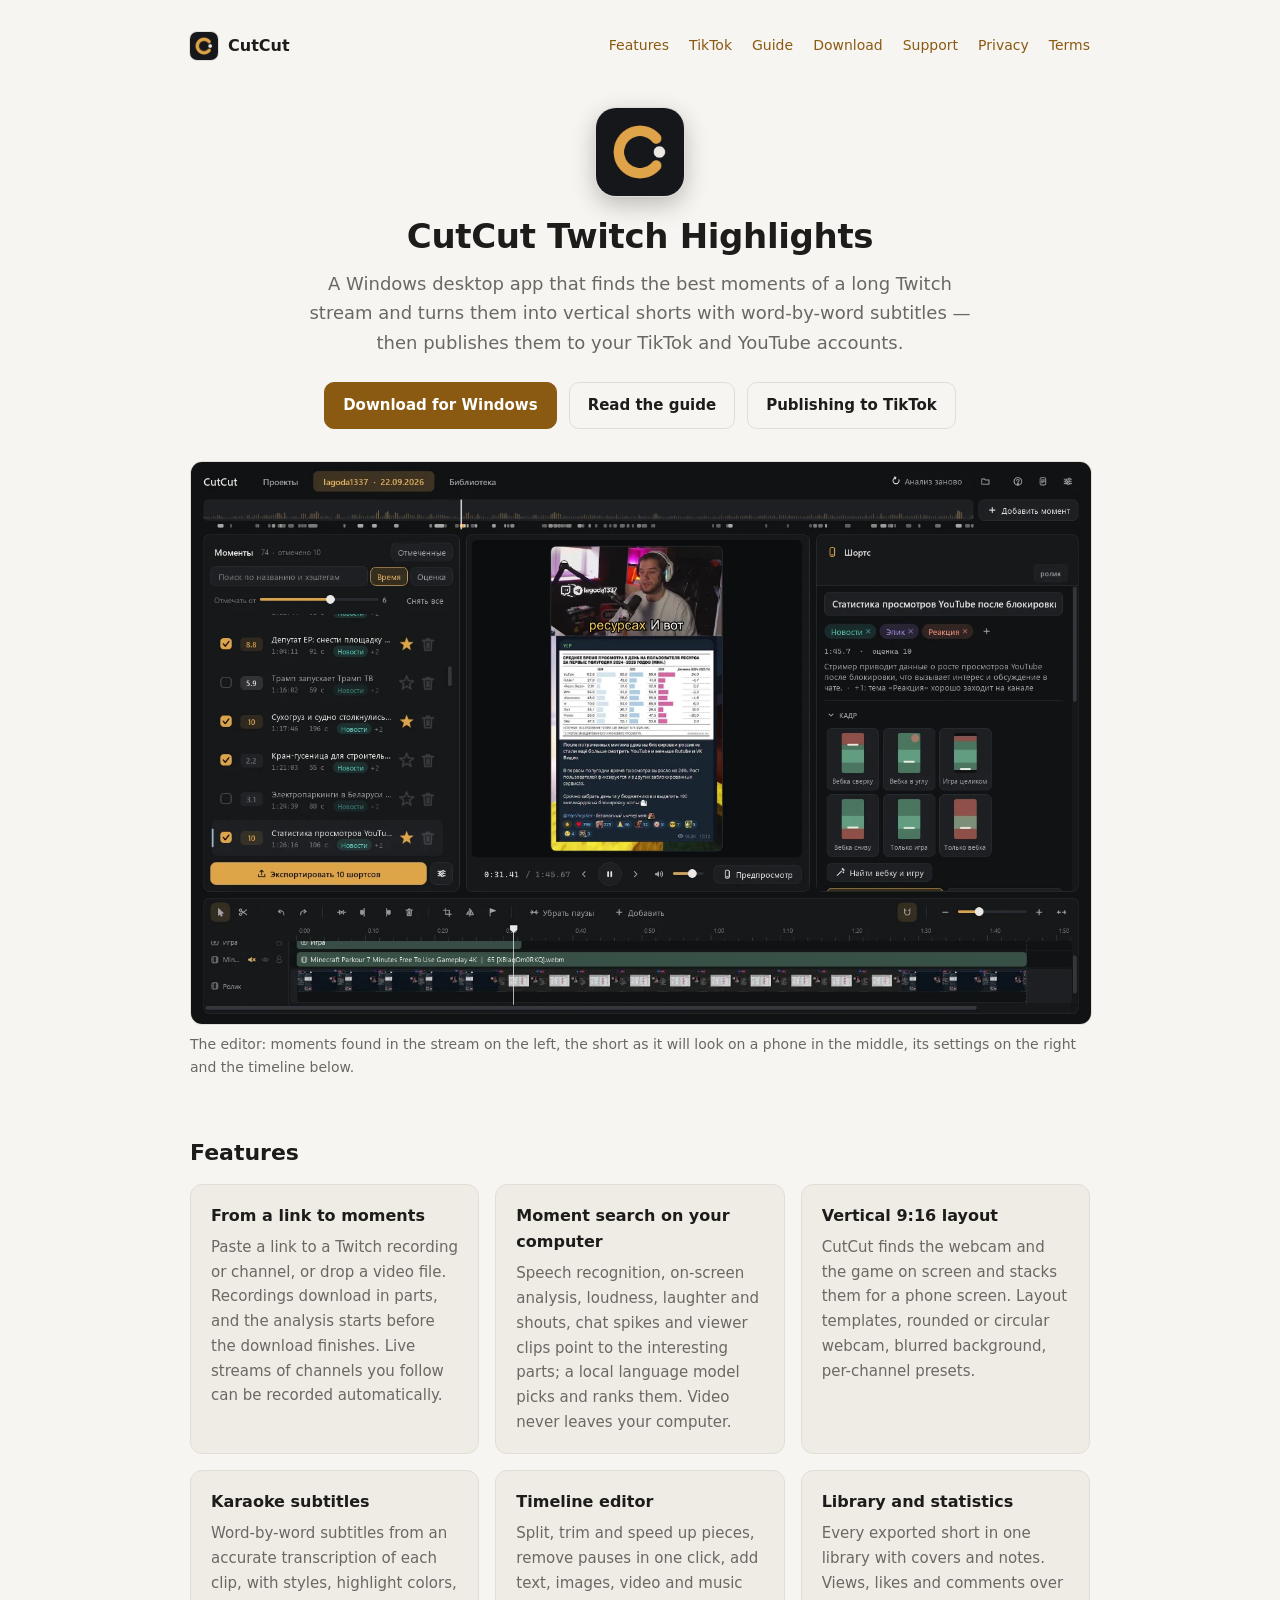
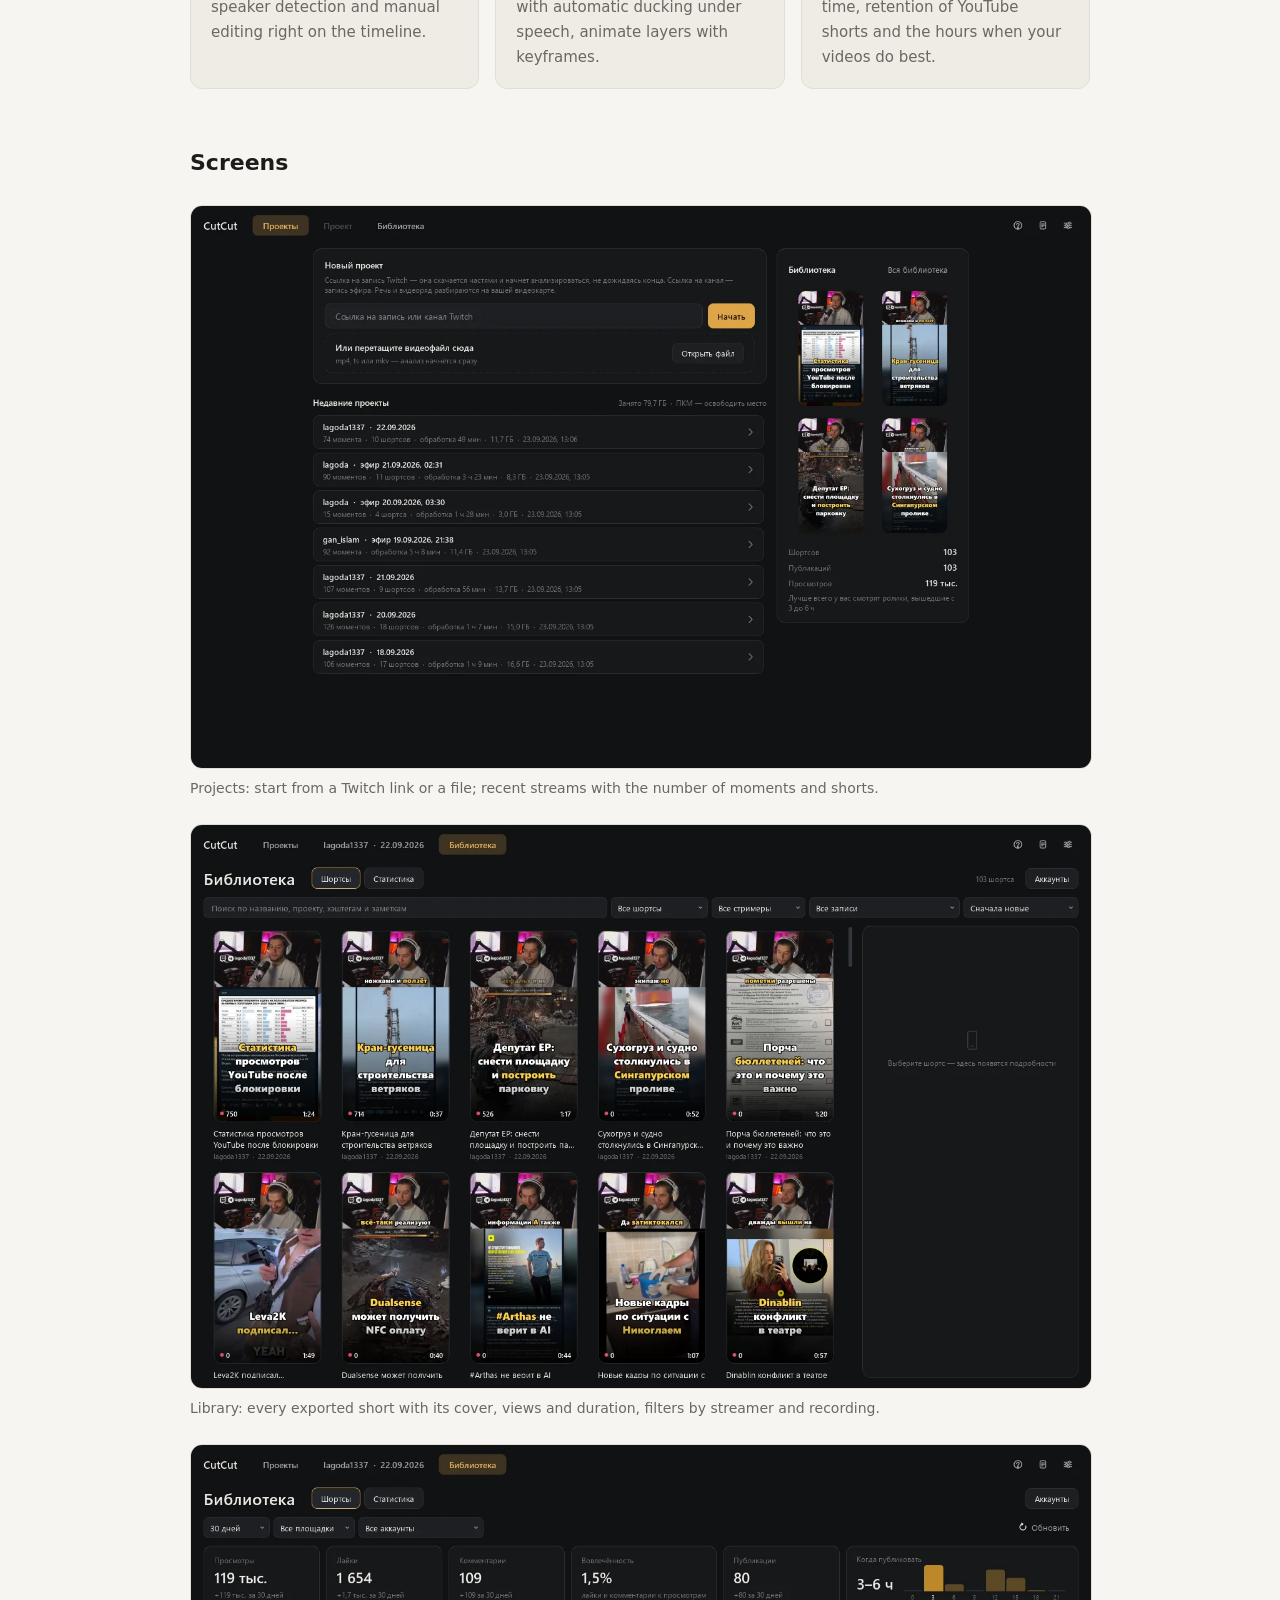
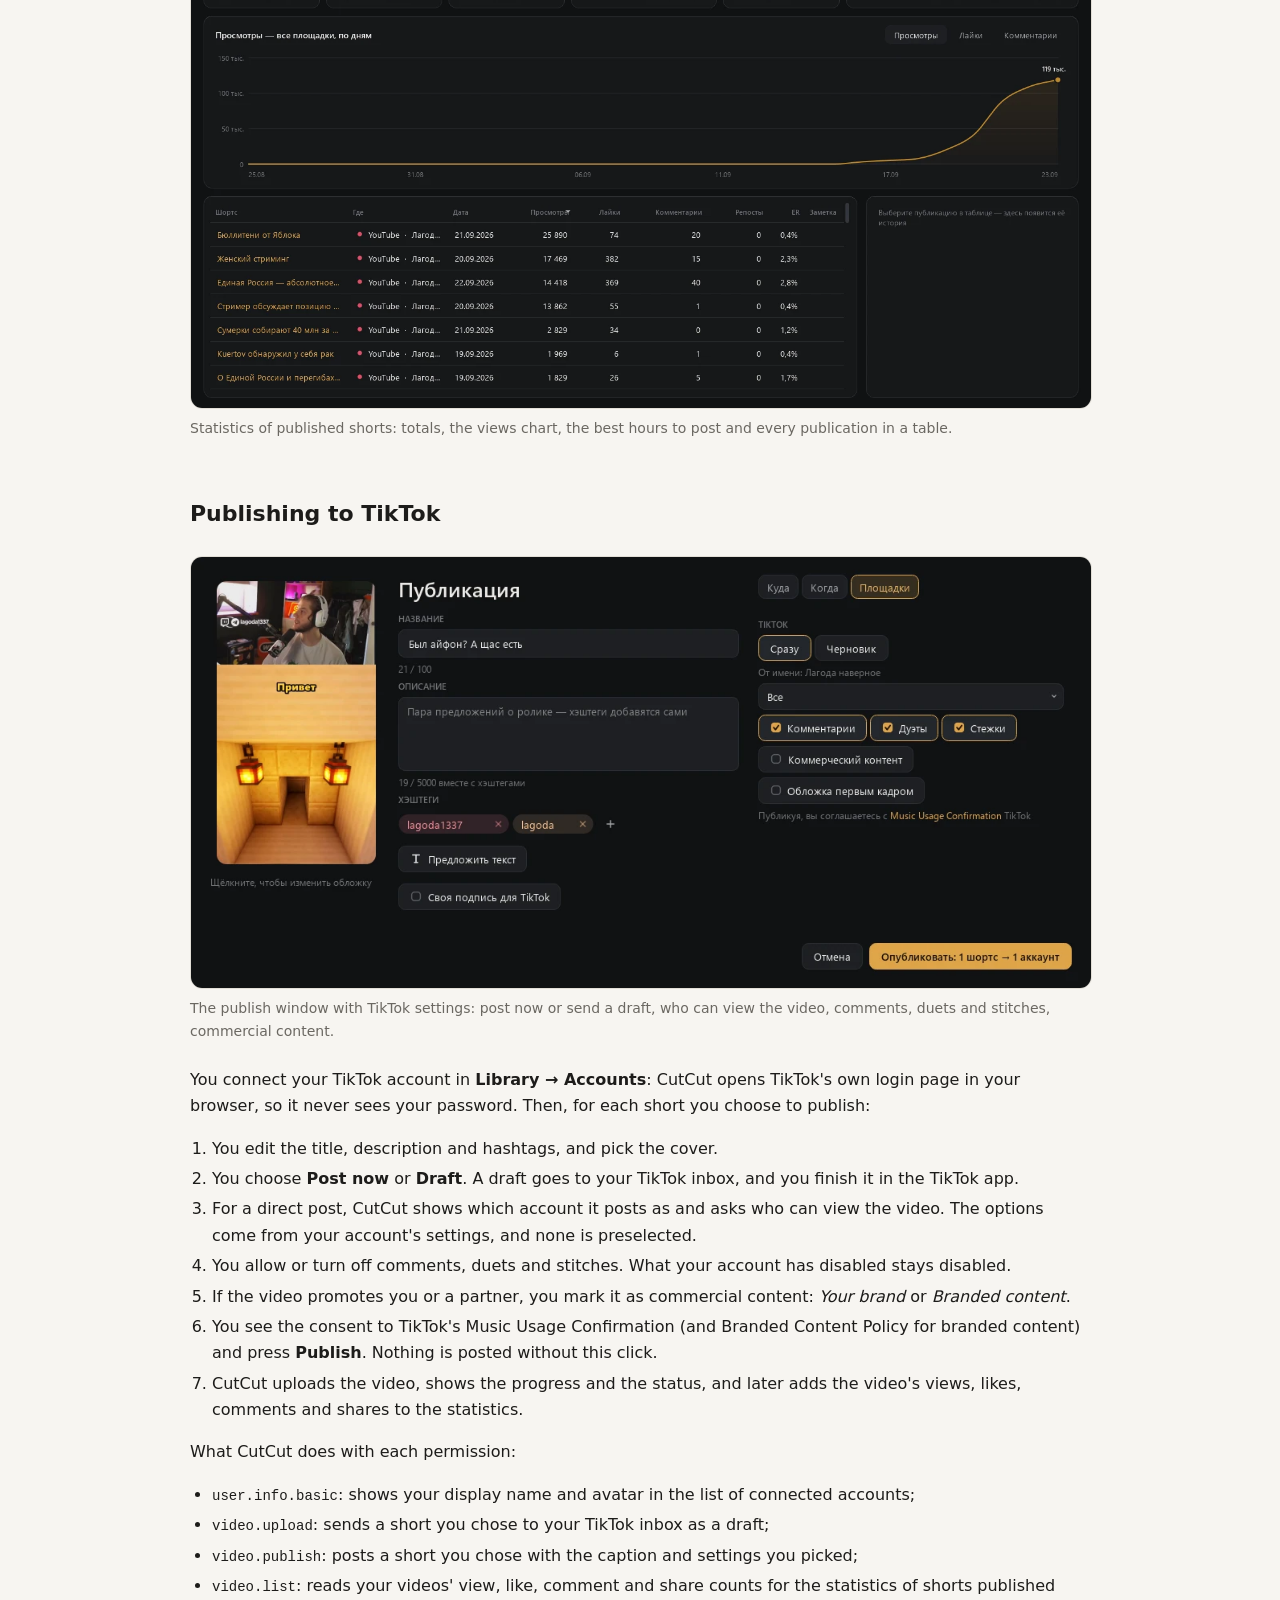
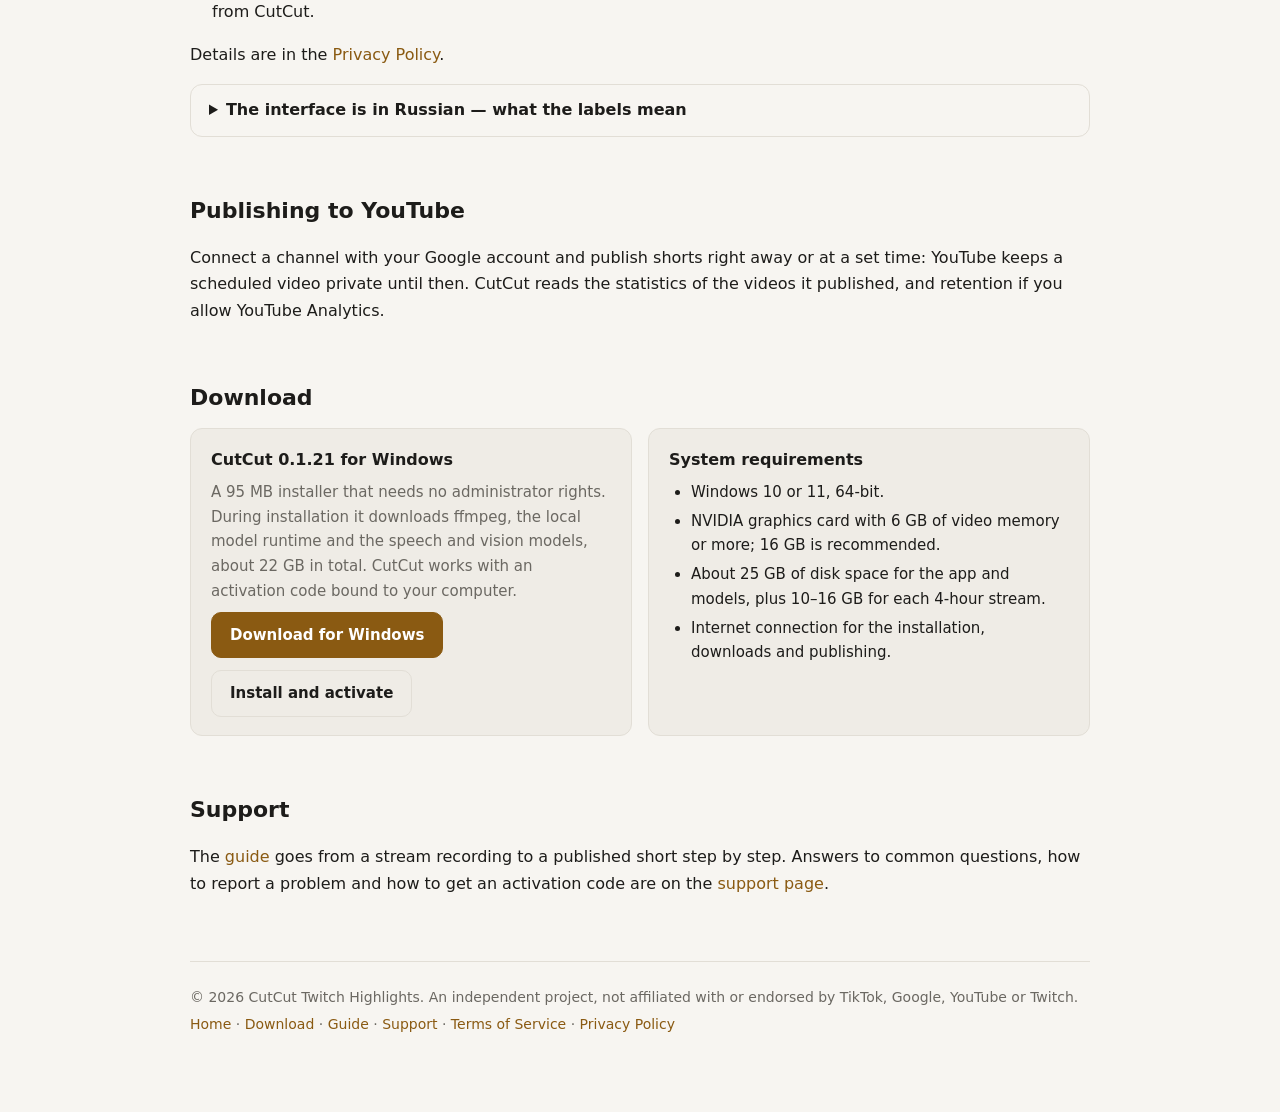
<file: index.html>
<!doctype html>
<html lang="en">
<head>
<meta charset="utf-8">
<meta name="viewport" content="width=device-width, initial-scale=1">
<title>CutCut Twitch Highlights — Twitch streams into vertical shorts</title>
<meta name="description" content="CutCut Twitch Highlights (CutCut) is a Windows desktop app that finds the best moments of a Twitch stream and turns them into vertical shorts with karaoke subtitles, ready to publish to TikTok and YouTube.">
<link rel="icon" type="image/png" href="icon.png">
<link rel="apple-touch-icon" href="icon.png">
<link rel="stylesheet" href="style.css">
</head>
<body>
<main>
<nav>
  <a class="brand" href="./"><img src="icon.png" alt="" width="28" height="28">CutCut</a>
  <a href="./#features">Features</a><a href="./#tiktok">TikTok</a><a href="guide.html">Guide</a><a href="download.html">Download</a><a href="support.html">Support</a><a href="privacy.html">Privacy</a><a href="terms.html">Terms</a>
</nav>

<header class="hero">
  <img class="hero-icon" src="icon.png" alt="CutCut icon" width="88" height="88">
  <h1>CutCut Twitch Highlights</h1>
  <p class="lead">A Windows desktop app that finds the best moments of a long Twitch stream and turns them into vertical
    shorts with word-by-word subtitles — then publishes them to your TikTok and YouTube accounts.</p>
  <p class="actions"><a class="btn primary" href="download.html">Download for Windows</a><a class="btn" href="guide.html">Read the guide</a><a class="btn" href="#tiktok">Publishing to TikTok</a></p>
</header>

<figure class="shot">
  <img src="img/editor.webp" alt="CutCut editor: list of found moments on the left, the 9:16 short in the middle, settings on the right and the timeline below" width="1440" height="900">
  <figcaption>The editor: moments found in the stream on the left, the short as it will look on a phone in the middle,
    its settings on the right and the timeline below.</figcaption>
</figure>

<h2 id="features">Features</h2>
<div class="grid">
  <section>
    <h3>From a link to moments</h3>
    <p>Paste a link to a Twitch recording or channel, or drop a video file. Recordings download in parts, and the analysis
      starts before the download finishes. Live streams of channels you follow can be recorded automatically.</p>
  </section>
  <section>
    <h3>Moment search on your computer</h3>
    <p>Speech recognition, on-screen analysis, loudness, laughter and shouts, chat spikes and viewer clips point to the
      interesting parts; a local language model picks and ranks them. Video never leaves your computer.</p>
  </section>
  <section>
    <h3>Vertical 9:16 layout</h3>
    <p>CutCut finds the webcam and the game on screen and stacks them for a phone screen. Layout templates, rounded or
      circular webcam, blurred background, per-channel presets.</p>
  </section>
  <section>
    <h3>Karaoke subtitles</h3>
    <p>Word-by-word subtitles from an accurate transcription of each clip, with styles, highlight colors, speaker
      detection and manual editing right on the timeline.</p>
  </section>
  <section>
    <h3>Timeline editor</h3>
    <p>Split, trim and speed up pieces, remove pauses in one click, add text, images, video and music with automatic
      ducking under speech, animate layers with keyframes.</p>
  </section>
  <section>
    <h3>Library and statistics</h3>
    <p>Every exported short in one library with covers and notes. Views, likes and comments over time, retention of
      YouTube shorts and the hours when your videos do best.</p>
  </section>
</div>

<h2>Screens</h2>
<figure class="shot">
  <img src="img/home.webp" alt="Projects screen: a new project from a Twitch link or a file, recent projects and the latest shorts" width="1440" height="900" loading="lazy">
  <figcaption>Projects: start from a Twitch link or a file; recent streams with the number of moments and shorts.</figcaption>
</figure>
<figure class="shot">
  <img src="img/library.webp" alt="Library: a grid of exported shorts with covers, views and duration" width="1440" height="900" loading="lazy">
  <figcaption>Library: every exported short with its cover, views and duration, filters by streamer and recording.</figcaption>
</figure>
<figure class="shot">
  <img src="img/stats.webp" alt="Statistics: views, likes, comments, engagement, best hours to post and a views chart" width="1440" height="900" loading="lazy">
  <figcaption>Statistics of published shorts: totals, the views chart, the best hours to post and every publication in a table.</figcaption>
</figure>

<h2 id="tiktok">Publishing to TikTok</h2>
<figure class="shot">
  <img src="img/publish.webp" alt="Publish window with TikTok settings: post now or draft, who can view, comments, duets, stitches, commercial content" width="1120" height="536" loading="lazy">
  <figcaption>The publish window with TikTok settings: post now or send a draft, who can view the video, comments, duets
    and stitches, commercial content.</figcaption>
</figure>
<p>You connect your TikTok account in <b>Library → Accounts</b>: CutCut opens TikTok's own login page in your browser,
  so it never sees your password. Then, for each short you choose to publish:</p>
<ol>
  <li>You edit the title, description and hashtags, and pick the cover.</li>
  <li>You choose <b>Post now</b> or <b>Draft</b>. A draft goes to your TikTok inbox, and you finish it in the TikTok app.</li>
  <li>For a direct post, CutCut shows which account it posts as and asks who can view the video. The options come
    from your account's settings, and none is preselected.</li>
  <li>You allow or turn off comments, duets and stitches. What your account has disabled stays disabled.</li>
  <li>If the video promotes you or a partner, you mark it as commercial content: <i>Your brand</i> or <i>Branded content</i>.</li>
  <li>You see the consent to TikTok's Music Usage Confirmation (and Branded Content Policy for branded content)
    and press <b>Publish</b>. Nothing is posted without this click.</li>
  <li>CutCut uploads the video, shows the progress and the status, and later adds the video's views, likes, comments
    and shares to the statistics.</li>
</ol>
<p>What CutCut does with each permission:</p>
<ul>
  <li><code>user.info.basic</code>: shows your display name and avatar in the list of connected accounts;</li>
  <li><code>video.upload</code>: sends a short you chose to your TikTok inbox as a draft;</li>
  <li><code>video.publish</code>: posts a short you chose with the caption and settings you picked;</li>
  <li><code>video.list</code>: reads your videos' view, like, comment and share counts for the statistics of shorts
    published from CutCut.</li>
</ul>
<p>Details are in the <a href="privacy.html">Privacy Policy</a>.</p>

<details class="legend">
  <summary>The interface is in Russian — what the labels mean</summary>
  <table>
    <tr><td>Публикация</td><td>Publish</td></tr>
    <tr><td>Куда · Когда · Площадки</td><td>Where · When · Platforms</td></tr>
    <tr><td>Сразу · Черновик</td><td>Post now · Draft (to TikTok inbox)</td></tr>
    <tr><td>От имени</td><td>Posting as</td></tr>
    <tr><td>Все · Друзья — взаимные подписки · Подписчики · Только я</td><td>Everyone · Friends · Followers · Only me</td></tr>
    <tr><td>Комментарии · Дуэты · Стежки</td><td>Comments · Duets · Stitches</td></tr>
    <tr><td>Коммерческий контент · Мой бренд · Реклама партнёра</td><td>Commercial content · Your brand · Branded content</td></tr>
    <tr><td>Обложка первым кадром</td><td>Cover as the first frame</td></tr>
    <tr><td>Опубликовать</td><td>Publish</td></tr>
    <tr><td>Аккаунты · Добавить аккаунт · Удалить</td><td>Accounts · Add account · Remove</td></tr>
  </table>
</details>

<h2>Publishing to YouTube</h2>
<p>Connect a channel with your Google account and publish shorts right away or at a set time: YouTube keeps a scheduled
  video private until then. CutCut reads the statistics of the videos it published, and retention if you allow YouTube Analytics.</p>

<h2 id="get">Download</h2>
<div class="grid">
  <section>
    <h3>CutCut 0.1.21 for Windows</h3>
    <p>A 95 MB installer that needs no administrator rights. During installation it downloads ffmpeg, the local model
      runtime and the speech and vision models, about 22 GB in total. CutCut works with an activation code bound to your
      computer.</p>
    <p class="actions"><a class="btn primary" href="https://github.com/H0oxy/cutcut/releases/download/v0.1.21/CutCutSetup-0.1.21.exe">Download for Windows</a><a class="btn" href="download.html">Install and activate</a></p>
  </section>
  <section>
    <h3>System requirements</h3>
    <ul>
      <li>Windows 10 or 11, 64-bit.</li>
      <li>NVIDIA graphics card with 6 GB of video memory or more; 16 GB is recommended.</li>
      <li>About 25 GB of disk space for the app and models, plus 10–16 GB for each 4-hour stream.</li>
      <li>Internet connection for the installation, downloads and publishing.</li>
    </ul>
  </section>
</div>

<h2 id="support">Support</h2>
<p>The <a href="guide.html">guide</a> goes from a stream recording to a published short step by step. Answers to common
  questions, how to report a problem and how to get an activation code are on the <a href="support.html">support page</a>.</p>

<footer>
  <p>© 2026 CutCut Twitch Highlights. An independent project, not affiliated with or endorsed by TikTok, Google, YouTube or Twitch.</p>
  <p><a href="./">Home</a> · <a href="download.html">Download</a> · <a href="guide.html">Guide</a> · <a href="support.html">Support</a> ·
    <a href="terms.html">Terms of Service</a> · <a href="privacy.html">Privacy Policy</a></p>
</footer>
</main>
</body>
</html>
</file>
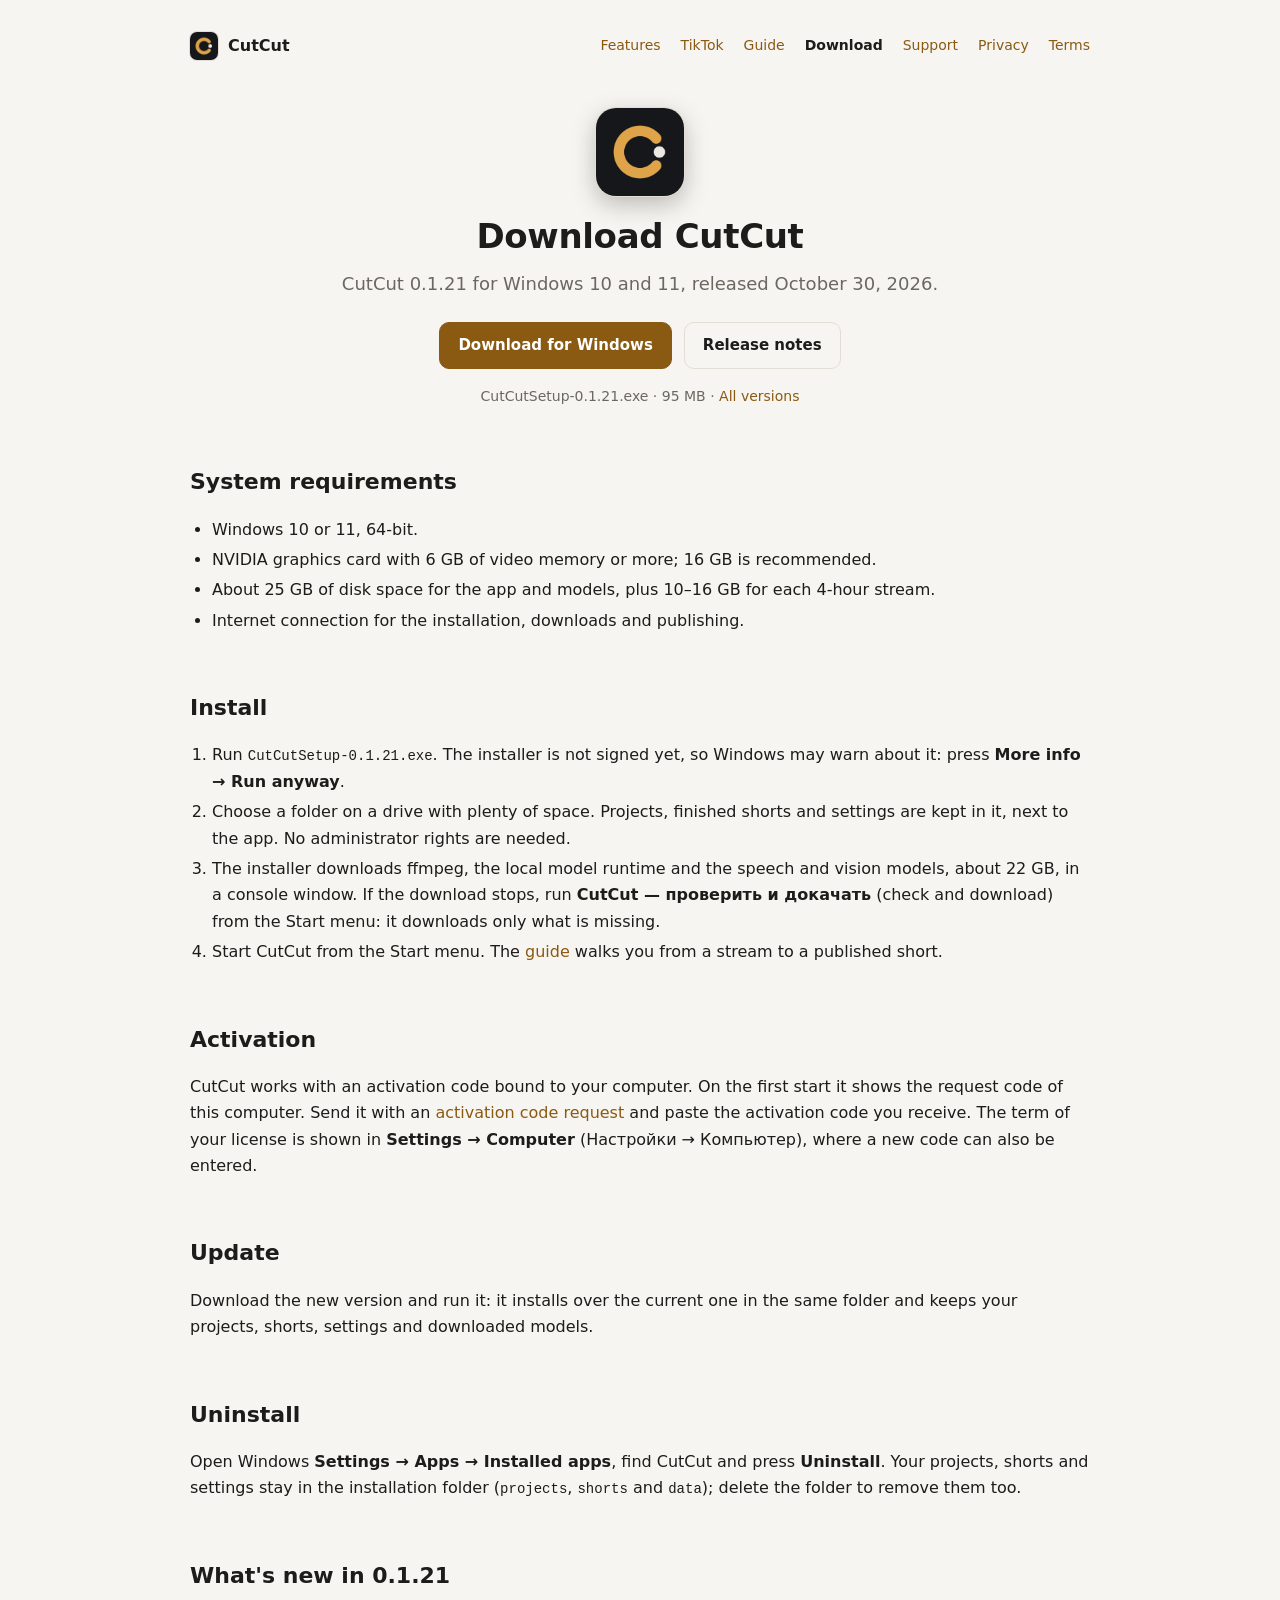
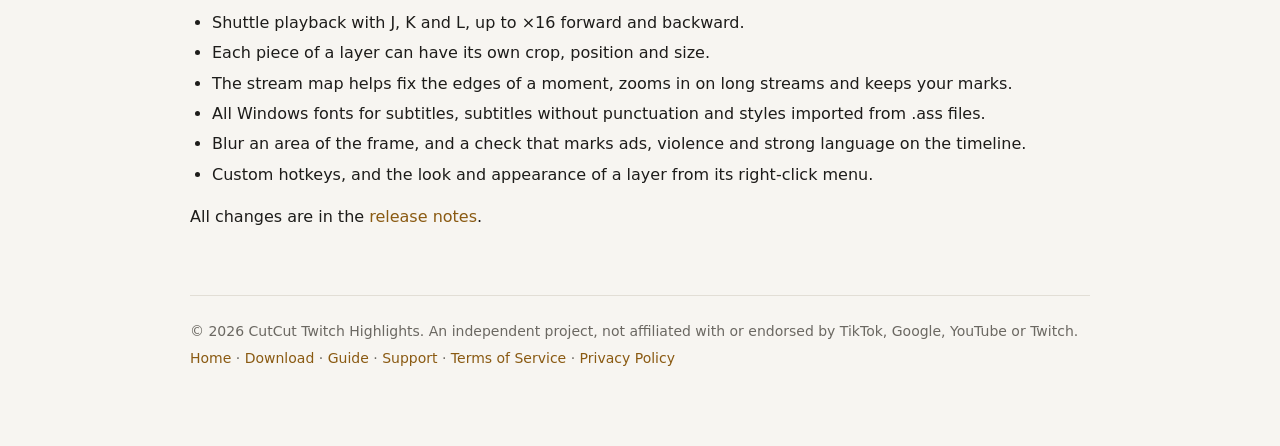
<file: download.html>
<!doctype html>
<html lang="en">
<head>
<meta charset="utf-8">
<meta name="viewport" content="width=device-width, initial-scale=1">
<title>Download — CutCut Twitch Highlights</title>
<meta name="description" content="Download CutCut Twitch Highlights for Windows: system requirements, installation, activation and updates.">
<link rel="icon" type="image/png" href="icon.png">
<link rel="apple-touch-icon" href="icon.png">
<link rel="stylesheet" href="style.css">
</head>
<body>
<main>
<nav>
  <a class="brand" href="./"><img src="icon.png" alt="" width="28" height="28">CutCut</a>
  <a href="./#features">Features</a><a href="./#tiktok">TikTok</a><a href="guide.html">Guide</a><a href="download.html" aria-current="page">Download</a><a href="support.html">Support</a><a href="privacy.html">Privacy</a><a href="terms.html">Terms</a>
</nav>

<header class="hero">
  <img class="hero-icon" src="icon.png" alt="CutCut icon" width="88" height="88">
  <h1>Download CutCut</h1>
  <p class="lead">CutCut 0.1.21 for Windows 10 and 11, released October 30, 2026.</p>
  <p class="actions"><a class="btn primary" href="https://github.com/H0oxy/cutcut/releases/download/v0.1.21/CutCutSetup-0.1.21.exe">Download for Windows</a><a class="btn" href="https://github.com/H0oxy/cutcut/releases/tag/v0.1.21">Release notes</a></p>
  <p class="date">CutCutSetup-0.1.21.exe · 95 MB · <a href="https://github.com/H0oxy/cutcut/releases">All versions</a></p>
</header>

<h2 id="requirements">System requirements</h2>
<ul>
  <li>Windows 10 or 11, 64-bit.</li>
  <li>NVIDIA graphics card with 6 GB of video memory or more; 16 GB is recommended.</li>
  <li>About 25 GB of disk space for the app and models, plus 10–16 GB for each 4-hour stream.</li>
  <li>Internet connection for the installation, downloads and publishing.</li>
</ul>

<h2 id="install">Install</h2>
<ol>
  <li>Run <code>CutCutSetup-0.1.21.exe</code>. The installer is not signed yet, so Windows may warn about it: press
    <b>More info → Run anyway</b>.</li>
  <li>Choose a folder on a drive with plenty of space. Projects, finished shorts and settings are kept in it, next to
    the app. No administrator rights are needed.</li>
  <li>The installer downloads ffmpeg, the local model runtime and the speech and vision models, about 22 GB, in a console
    window. If the download stops, run <b>CutCut — проверить и докачать</b> (check and download) from the Start menu:
    it downloads only what is missing.</li>
  <li>Start CutCut from the Start menu. The <a href="guide.html">guide</a> walks you from a stream to a published short.</li>
</ol>

<h2 id="activation">Activation</h2>
<p>CutCut works with an activation code bound to your computer. On the first start it shows the request code of this
  computer. Send it with an <a href="https://github.com/H0oxy/cutcut/issues/new?title=Activation%20code%20request">activation
  code request</a> and paste the activation code you receive. The term of your license is shown in
  <b>Settings → Computer</b> (Настройки → Компьютер), where a new code can also be entered.</p>

<h2 id="update">Update</h2>
<p>Download the new version and run it: it installs over the current one in the same folder and keeps your projects,
  shorts, settings and downloaded models.</p>

<h2 id="uninstall">Uninstall</h2>
<p>Open Windows <b>Settings → Apps → Installed apps</b>, find CutCut and press <b>Uninstall</b>. Your projects, shorts and
  settings stay in the installation folder (<code>projects</code>, <code>shorts</code> and <code>data</code>); delete the
  folder to remove them too.</p>

<h2 id="new">What's new in 0.1.21</h2>
<ul>
  <li>Shuttle playback with J, K and L, up to ×16 forward and backward.</li>
  <li>Each piece of a layer can have its own crop, position and size.</li>
  <li>The stream map helps fix the edges of a moment, zooms in on long streams and keeps your marks.</li>
  <li>All Windows fonts for subtitles, subtitles without punctuation and styles imported from .ass files.</li>
  <li>Blur an area of the frame, and a check that marks ads, violence and strong language on the timeline.</li>
  <li>Custom hotkeys, and the look and appearance of a layer from its right-click menu.</li>
</ul>
<p>All changes are in the <a href="https://github.com/H0oxy/cutcut/releases/tag/v0.1.21">release notes</a>.</p>

<footer>
  <p>© 2026 CutCut Twitch Highlights. An independent project, not affiliated with or endorsed by TikTok, Google, YouTube or Twitch.</p>
  <p><a href="./">Home</a> · <a href="download.html">Download</a> · <a href="guide.html">Guide</a> · <a href="support.html">Support</a> ·
    <a href="terms.html">Terms of Service</a> · <a href="privacy.html">Privacy Policy</a></p>
</footer>
</main>
</body>
</html>
</file>
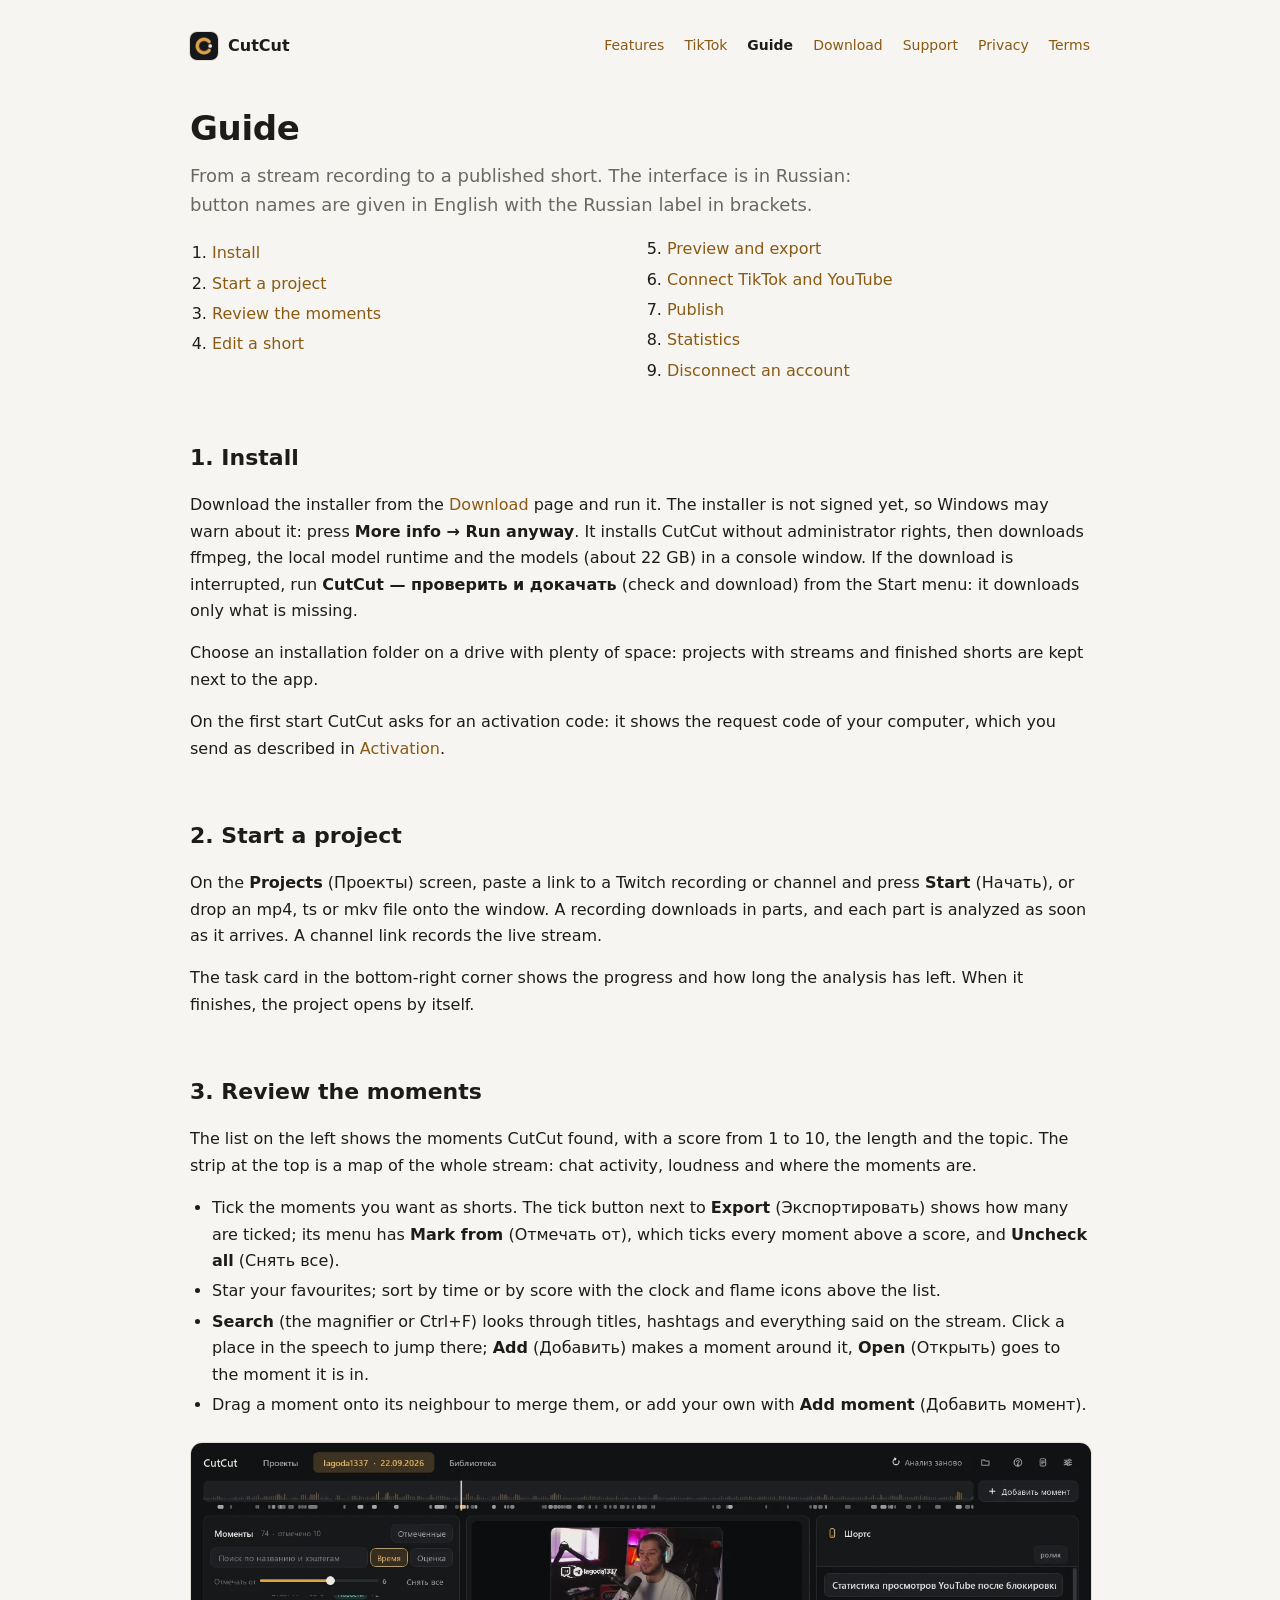
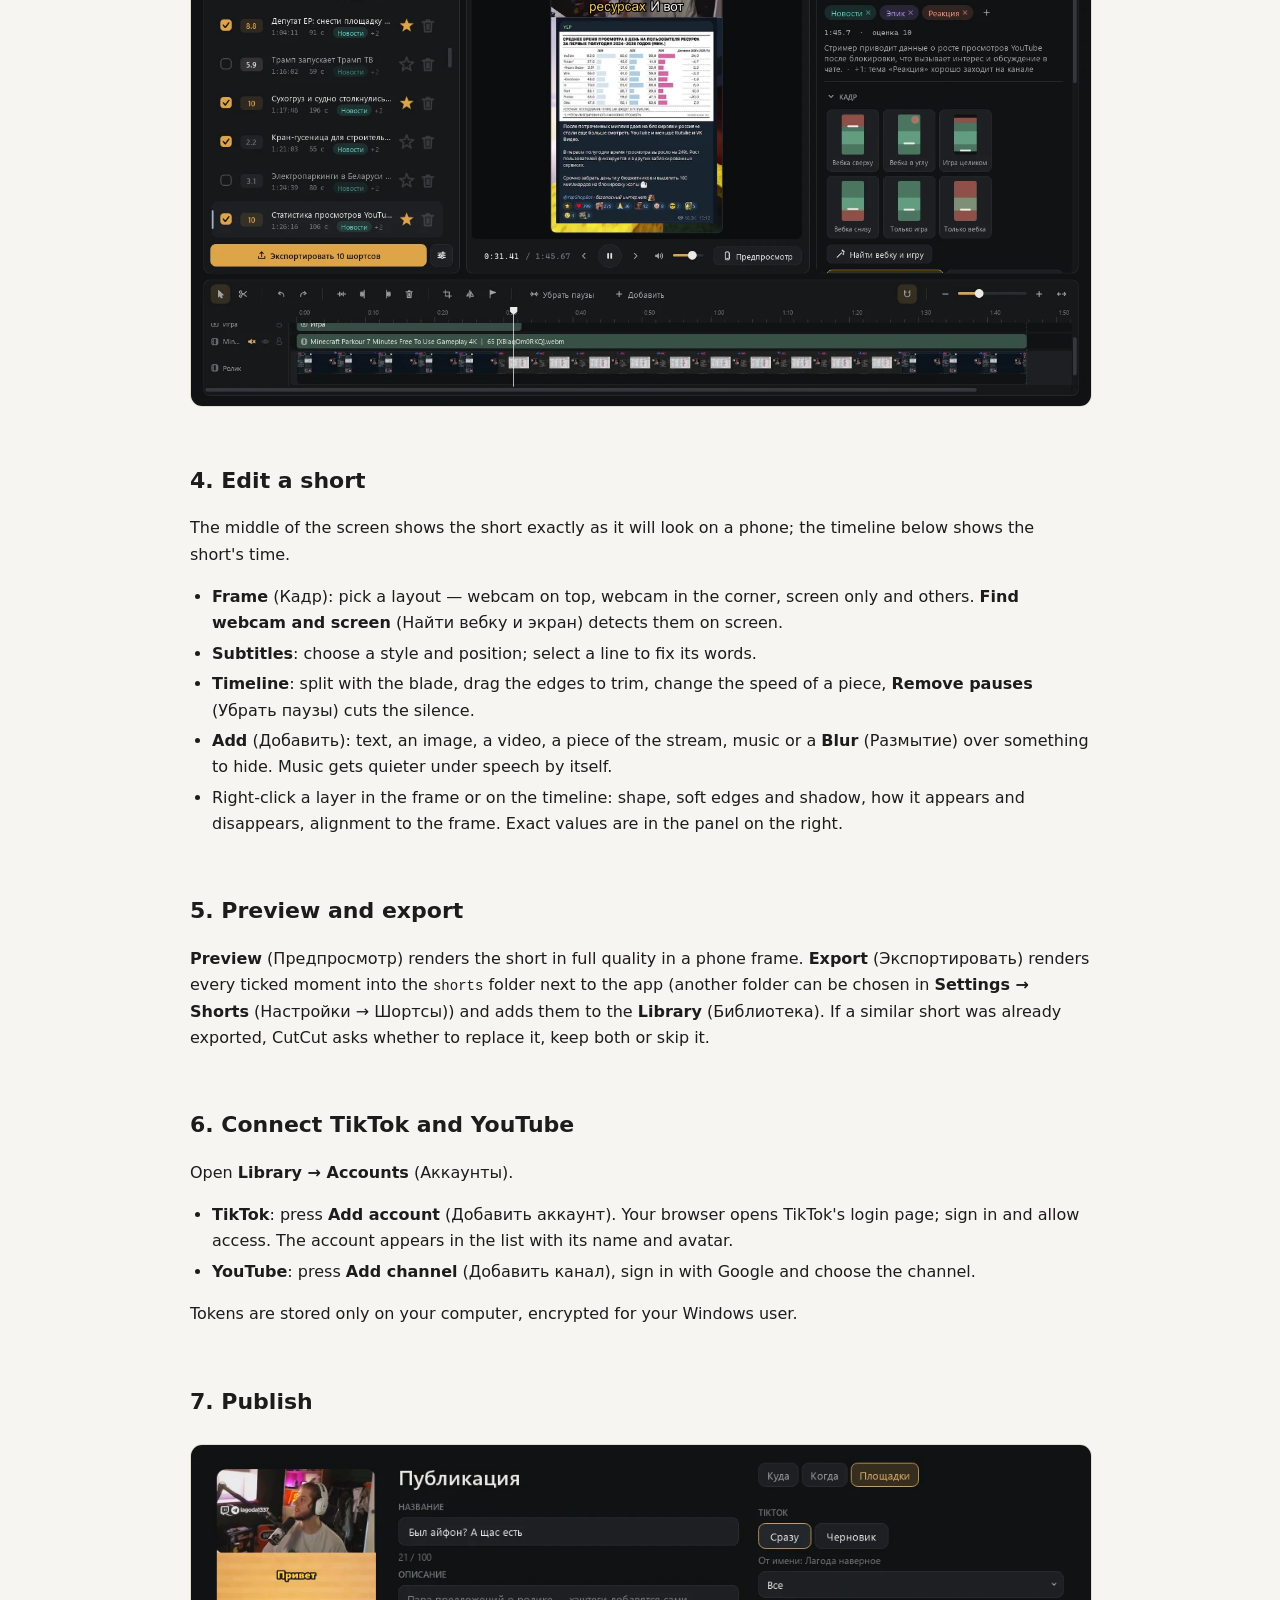
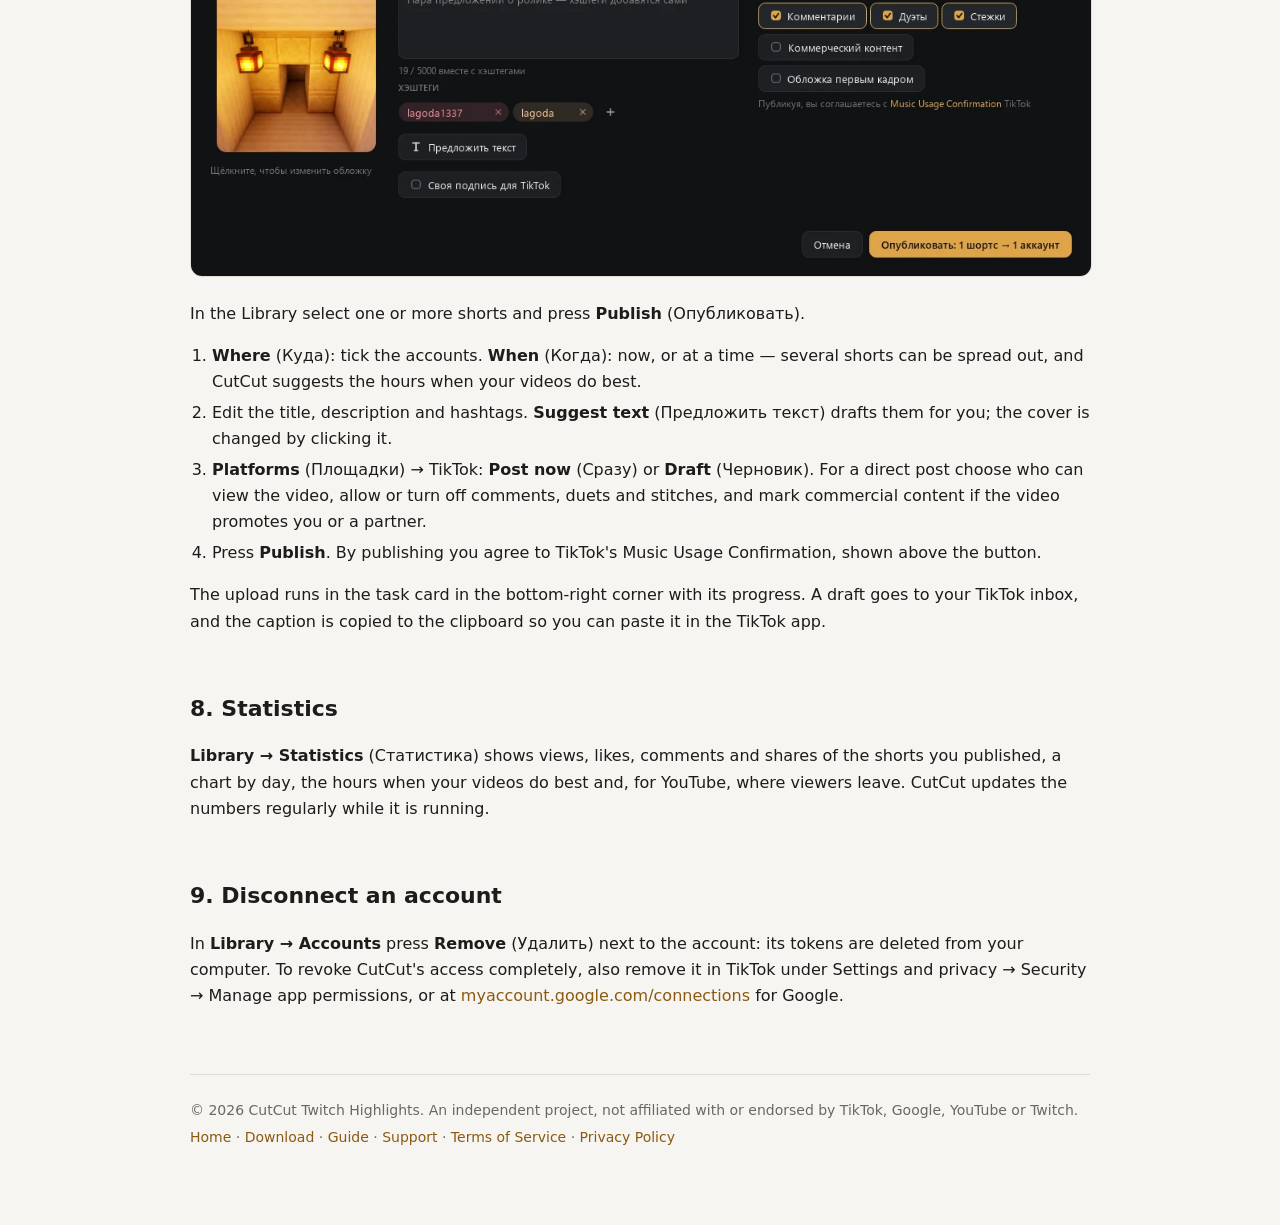
<file: guide.html>
<!doctype html>
<html lang="en">
<head>
<meta charset="utf-8">
<meta name="viewport" content="width=device-width, initial-scale=1">
<title>Guide — CutCut</title>
<meta name="description" content="How to install CutCut, turn a Twitch stream into shorts and publish them to TikTok and YouTube.">
<link rel="icon" type="image/png" href="icon.png">
<link rel="apple-touch-icon" href="icon.png">
<link rel="stylesheet" href="style.css">
</head>
<body>
<main>
<nav>
  <a class="brand" href="./"><img src="icon.png" alt="" width="28" height="28">CutCut</a>
  <a href="./#features">Features</a><a href="./#tiktok">TikTok</a><a href="guide.html" aria-current="page">Guide</a><a href="download.html">Download</a><a href="support.html">Support</a><a href="privacy.html">Privacy</a><a href="terms.html">Terms</a>
</nav>

<h1>Guide</h1>
<p class="lead">From a stream recording to a published short. The interface is in Russian: button names are given in
  English with the Russian label in brackets.</p>

<ol class="toc">
  <li><a href="#install">Install</a></li>
  <li><a href="#project">Start a project</a></li>
  <li><a href="#moments">Review the moments</a></li>
  <li><a href="#edit">Edit a short</a></li>
  <li><a href="#export">Preview and export</a></li>
  <li><a href="#connect">Connect TikTok and YouTube</a></li>
  <li><a href="#publish">Publish</a></li>
  <li><a href="#stats">Statistics</a></li>
  <li><a href="#disconnect">Disconnect an account</a></li>
</ol>

<h2 id="install">1. Install</h2>
<p>Download the installer from the <a href="download.html">Download</a> page and run it. The installer is not signed yet,
  so Windows may warn about it: press <b>More info → Run anyway</b>. It installs CutCut without administrator rights, then
  downloads ffmpeg, the local model runtime and the models (about 22 GB) in a console window. If the download is
  interrupted, run <b>CutCut — проверить и докачать</b> (check and download) from the Start menu: it downloads only what
  is missing.</p>
<p>Choose an installation folder on a drive with plenty of space: projects with streams and finished shorts are kept
  next to the app.</p>
<p>On the first start CutCut asks for an activation code: it shows the request code of your computer, which you send as
  described in <a href="download.html#activation">Activation</a>.</p>

<h2 id="project">2. Start a project</h2>
<p>On the <b>Projects</b> (Проекты) screen, paste a link to a Twitch recording or channel and press <b>Start</b> (Начать),
  or drop an mp4, ts or mkv file onto the window. A recording downloads in parts, and each part is analyzed as soon as it
  arrives. A channel link records the live stream.</p>
<p>The task card in the bottom-right corner shows the progress and how long the analysis has left. When it finishes,
  the project opens by itself.</p>

<h2 id="moments">3. Review the moments</h2>
<p>The list on the left shows the moments CutCut found, with a score from 1 to 10, the length and the topic. The strip at
  the top is a map of the whole stream: chat activity, loudness and where the moments are.</p>
<ul>
  <li>Tick the moments you want as shorts. The tick button next to <b>Export</b> (Экспортировать) shows how many are ticked;
    its menu has <b>Mark from</b> (Отмечать от), which ticks every moment above a score, and <b>Uncheck all</b> (Снять все).</li>
  <li>Star your favourites; sort by time or by score with the clock and flame icons above the list.</li>
  <li><b>Search</b> (the magnifier or Ctrl+F) looks through titles, hashtags and everything said on the stream. Click a place
    in the speech to jump there; <b>Add</b> (Добавить) makes a moment around it, <b>Open</b> (Открыть) goes to the moment it is in.</li>
  <li>Drag a moment onto its neighbour to merge them, or add your own with <b>Add moment</b> (Добавить момент).</li>
</ul>

<figure class="shot">
  <img src="img/editor.webp" alt="CutCut editor" width="1440" height="900" loading="lazy">
</figure>

<h2 id="edit">4. Edit a short</h2>
<p>The middle of the screen shows the short exactly as it will look on a phone; the timeline below shows the short's time.</p>
<ul>
  <li><b>Frame</b> (Кадр): pick a layout — webcam on top, webcam in the corner, screen only and others.
    <b>Find webcam and screen</b> (Найти вебку и экран) detects them on screen.</li>
  <li><b>Subtitles</b>: choose a style and position; select a line to fix its words.</li>
  <li><b>Timeline</b>: split with the blade, drag the edges to trim, change the speed of a piece,
    <b>Remove pauses</b> (Убрать паузы) cuts the silence.</li>
  <li><b>Add</b> (Добавить): text, an image, a video, a piece of the stream, music or a <b>Blur</b> (Размытие) over
    something to hide. Music gets quieter under speech by itself.</li>
  <li>Right-click a layer in the frame or on the timeline: shape, soft edges and shadow, how it appears and disappears,
    alignment to the frame. Exact values are in the panel on the right.</li>
</ul>

<h2 id="export">5. Preview and export</h2>
<p><b>Preview</b> (Предпросмотр) renders the short in full quality in a phone frame. <b>Export</b> (Экспортировать) renders
  every ticked moment into the <code>shorts</code> folder next to the app (another folder can be chosen in
  <b>Settings → Shorts</b> (Настройки → Шортсы)) and adds them to the <b>Library</b> (Библиотека).
  If a similar short was already exported, CutCut asks whether to replace it, keep both or skip it.</p>

<h2 id="connect">6. Connect TikTok and YouTube</h2>
<p>Open <b>Library → Accounts</b> (Аккаунты).</p>
<ul>
  <li><b>TikTok</b>: press <b>Add account</b> (Добавить аккаунт). Your browser opens TikTok's login page; sign in and allow
    access. The account appears in the list with its name and avatar.</li>
  <li><b>YouTube</b>: press <b>Add channel</b> (Добавить канал), sign in with Google and choose the channel.</li>
</ul>
<p>Tokens are stored only on your computer, encrypted for your Windows user.</p>

<h2 id="publish">7. Publish</h2>
<figure class="shot">
  <img src="img/publish.webp" alt="Publish window with TikTok settings" width="1120" height="536" loading="lazy">
</figure>
<p>In the Library select one or more shorts and press <b>Publish</b> (Опубликовать).</p>
<ol>
  <li><b>Where</b> (Куда): tick the accounts. <b>When</b> (Когда): now, or at a time — several shorts can be spread out,
    and CutCut suggests the hours when your videos do best.</li>
  <li>Edit the title, description and hashtags. <b>Suggest text</b> (Предложить текст) drafts them for you; the cover is
    changed by clicking it.</li>
  <li><b>Platforms</b> (Площадки) → TikTok: <b>Post now</b> (Сразу) or <b>Draft</b> (Черновик).
    For a direct post choose who can view the video, allow or turn off comments, duets and stitches, and mark
    commercial content if the video promotes you or a partner.</li>
  <li>Press <b>Publish</b>. By publishing you agree to TikTok's Music Usage Confirmation, shown above the button.</li>
</ol>
<p>The upload runs in the task card in the bottom-right corner with its progress. A draft goes to your TikTok inbox, and the caption is copied to
  the clipboard so you can paste it in the TikTok app.</p>

<h2 id="stats">8. Statistics</h2>
<p><b>Library → Statistics</b> (Статистика) shows views, likes, comments and shares of the shorts you published, a chart by day,
  the hours when your videos do best and, for YouTube, where viewers leave. CutCut updates the numbers regularly while it
  is running.</p>

<h2 id="disconnect">9. Disconnect an account</h2>
<p>In <b>Library → Accounts</b> press <b>Remove</b> (Удалить) next to the account: its tokens are deleted from your computer.
  To revoke CutCut's access completely, also remove it in TikTok under Settings and privacy → Security → Manage app
  permissions, or at <a href="https://myaccount.google.com/connections">myaccount.google.com/connections</a> for Google.</p>

<footer>
  <p>© 2026 CutCut Twitch Highlights. An independent project, not affiliated with or endorsed by TikTok, Google, YouTube or Twitch.</p>
  <p><a href="./">Home</a> · <a href="download.html">Download</a> · <a href="guide.html">Guide</a> · <a href="support.html">Support</a> ·
    <a href="terms.html">Terms of Service</a> · <a href="privacy.html">Privacy Policy</a></p>
</footer>
</main>
</body>
</html>
</file>
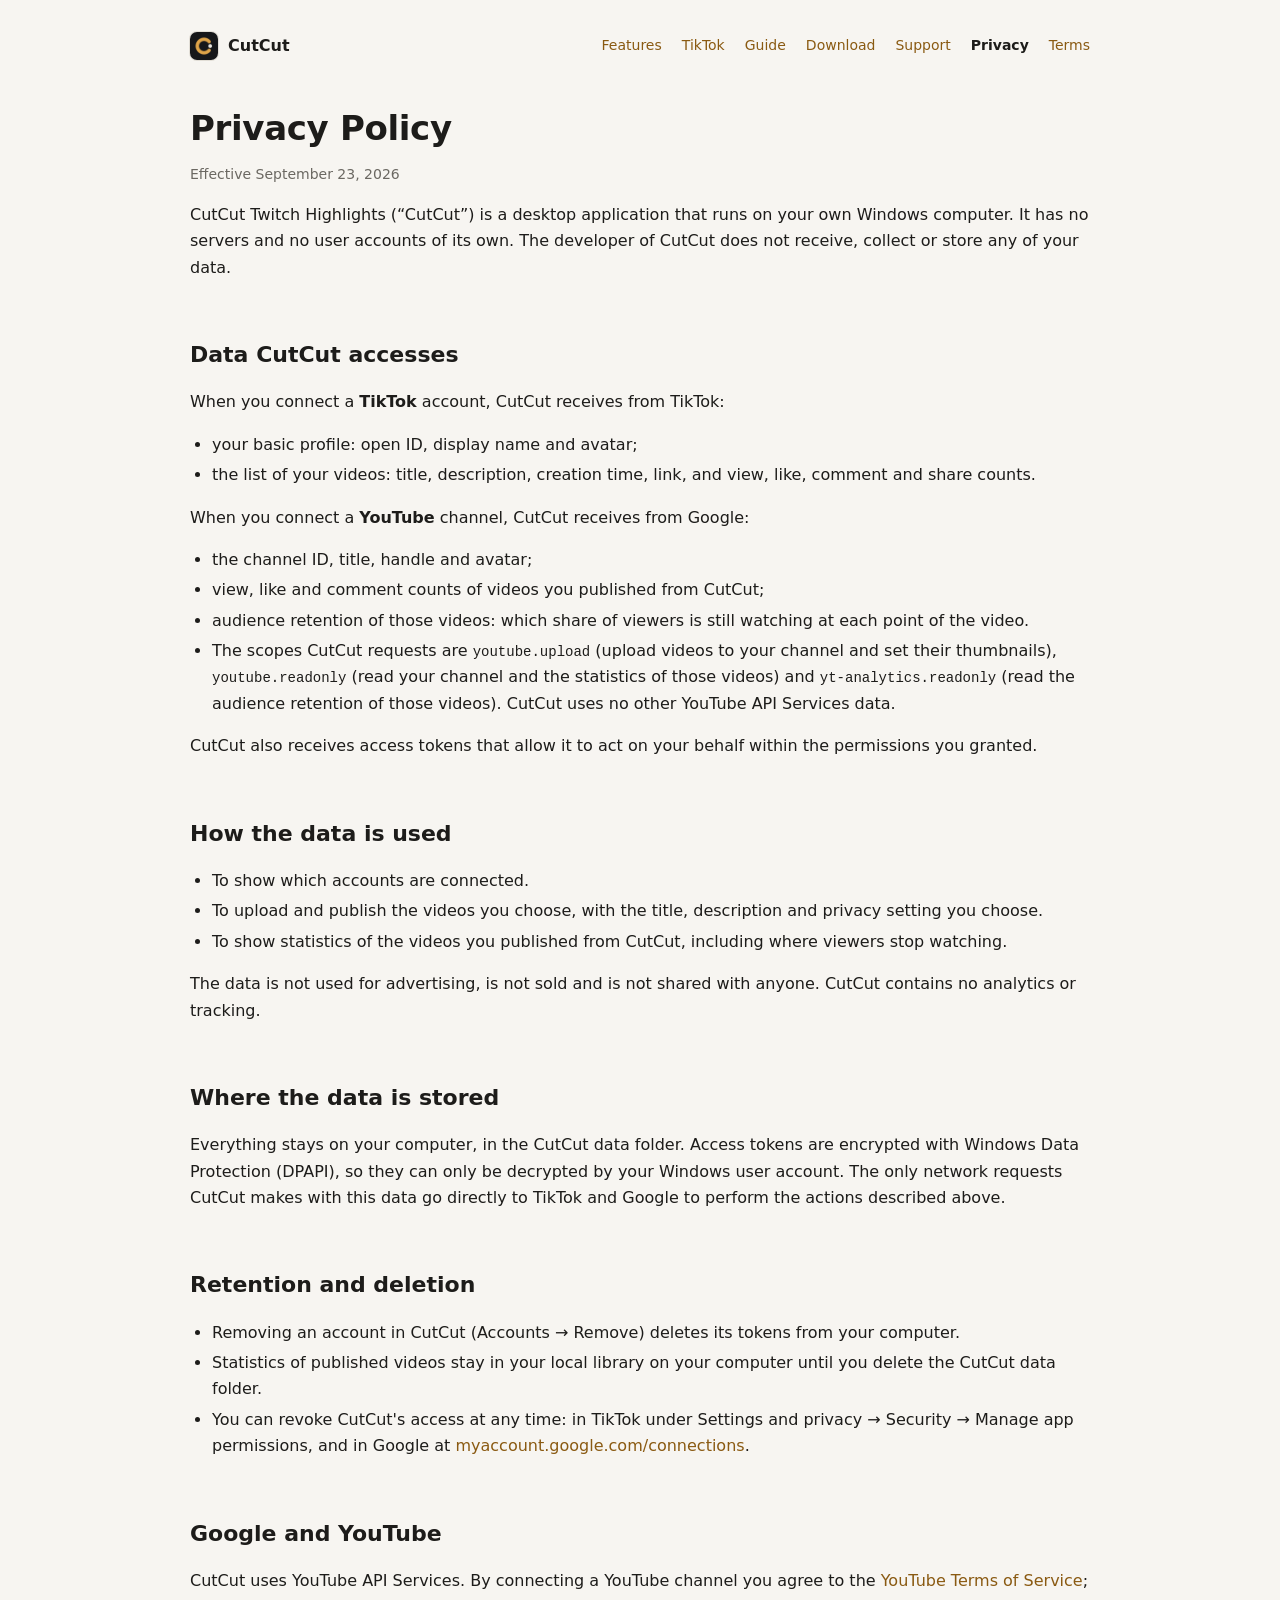
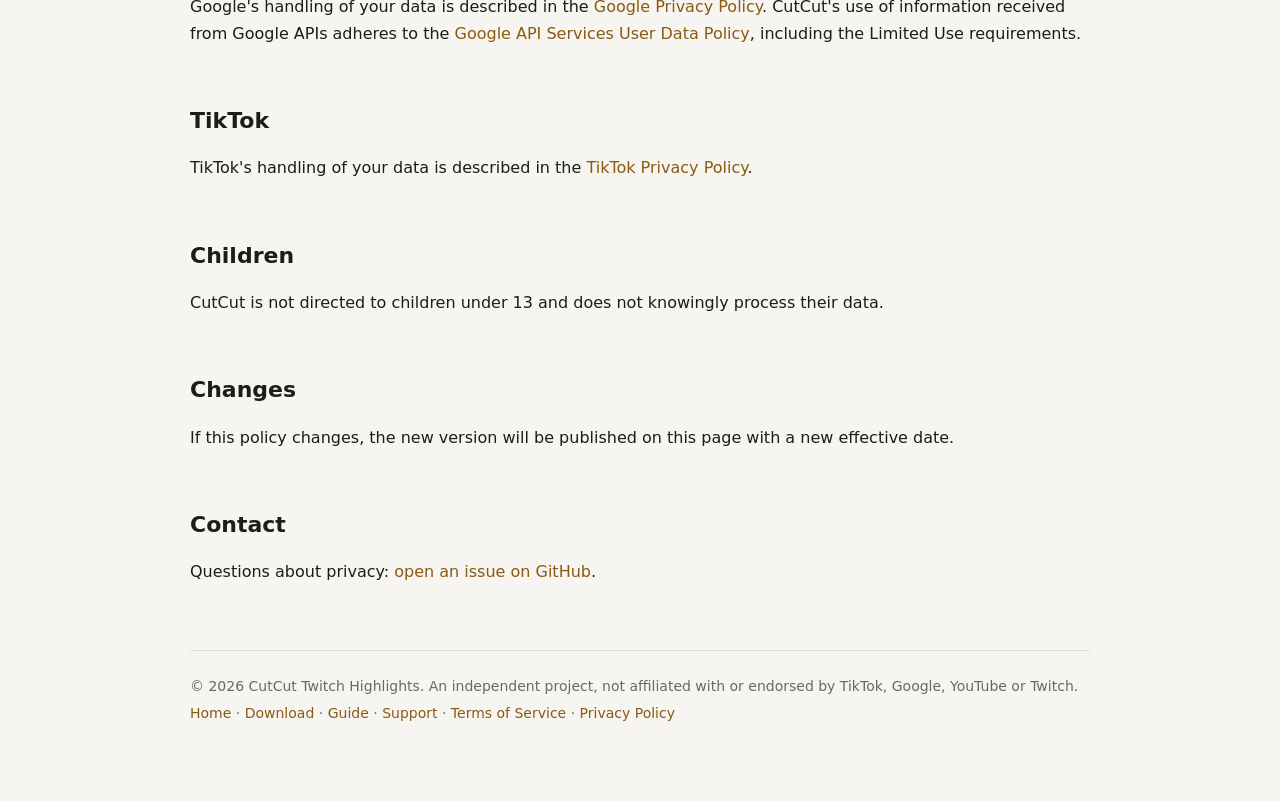
<file: privacy.html>
<!doctype html>
<html lang="en">
<head>
<meta charset="utf-8">
<meta name="viewport" content="width=device-width, initial-scale=1">
<title>Privacy Policy — CutCut Twitch Highlights</title>
<link rel="icon" type="image/png" href="icon.png">
<link rel="apple-touch-icon" href="icon.png">
<link rel="stylesheet" href="style.css">
</head>
<body>
<main>
<nav>
  <a class="brand" href="./"><img src="icon.png" alt="" width="28" height="28">CutCut</a>
  <a href="./#features">Features</a><a href="./#tiktok">TikTok</a><a href="guide.html">Guide</a><a href="download.html">Download</a><a href="support.html">Support</a><a href="privacy.html" aria-current="page">Privacy</a><a href="terms.html">Terms</a>
</nav>

<h1>Privacy Policy</h1>
<p class="date">Effective September 23, 2026</p>

<p>CutCut Twitch Highlights (“CutCut”) is a desktop application that runs on your own Windows computer. It has no servers and no user accounts of its own.
The developer of CutCut does not receive, collect or store any of your data.</p>

<h2>Data CutCut accesses</h2>
<p>When you connect a <b>TikTok</b> account, CutCut receives from TikTok:</p>
<ul>
  <li>your basic profile: open ID, display name and avatar;</li>
  <li>the list of your videos: title, description, creation time, link, and view, like, comment and share counts.</li>
</ul>
<p>When you connect a <b>YouTube</b> channel, CutCut receives from Google:</p>
<ul>
  <li>the channel ID, title, handle and avatar;</li>
  <li>view, like and comment counts of videos you published from CutCut;</li>
  <li>audience retention of those videos: which share of viewers is still watching at each point of the video.</li>
  <li>The scopes CutCut requests are <code>youtube.upload</code> (upload videos to your channel and set their
      thumbnails), <code>youtube.readonly</code> (read your channel and the statistics of those videos) and
      <code>yt-analytics.readonly</code> (read the audience retention of those videos).
      CutCut uses no other YouTube API Services data.</li>
</ul>
<p>CutCut also receives access tokens that allow it to act on your behalf within the permissions you granted.</p>

<h2>How the data is used</h2>
<ul>
  <li>To show which accounts are connected.</li>
  <li>To upload and publish the videos you choose, with the title, description and privacy setting you choose.</li>
  <li>To show statistics of the videos you published from CutCut, including where viewers stop watching.</li>
</ul>
<p>The data is not used for advertising, is not sold and is not shared with anyone. CutCut contains no analytics or tracking.</p>

<h2>Where the data is stored</h2>
<p>Everything stays on your computer, in the CutCut data folder. Access tokens are encrypted with Windows Data Protection (DPAPI),
so they can only be decrypted by your Windows user account. The only network requests CutCut makes with this data go directly
to TikTok and Google to perform the actions described above.</p>

<h2>Retention and deletion</h2>
<ul>
  <li>Removing an account in CutCut (Accounts → Remove) deletes its tokens from your computer.</li>
  <li>Statistics of published videos stay in your local library on your computer until you delete the CutCut data folder.</li>
  <li>You can revoke CutCut's access at any time: in TikTok under Settings and privacy → Security → Manage app permissions,
      and in Google at <a href="https://myaccount.google.com/connections">myaccount.google.com/connections</a>.</li>
</ul>

<h2>Google and YouTube</h2>
<p>CutCut uses YouTube API Services. By connecting a YouTube channel you agree to the
<a href="https://www.youtube.com/t/terms">YouTube Terms of Service</a>; Google's handling of your data is described in the
<a href="https://policies.google.com/privacy">Google Privacy Policy</a>.
CutCut's use of information received from Google APIs adheres to the
<a href="https://developers.google.com/terms/api-services-user-data-policy">Google API Services User Data Policy</a>,
including the Limited Use requirements.</p>

<h2>TikTok</h2>
<p>TikTok's handling of your data is described in the <a href="https://www.tiktok.com/legal/privacy-policy">TikTok Privacy Policy</a>.</p>

<h2>Children</h2>
<p>CutCut is not directed to children under 13 and does not knowingly process their data.</p>

<h2>Changes</h2>
<p>If this policy changes, the new version will be published on this page with a new effective date.</p>

<h2>Contact</h2>
<p>Questions about privacy: <a href="https://github.com/H0oxy/cutcut/issues">open an issue on GitHub</a>.</p>

<footer>
  <p>© 2026 CutCut Twitch Highlights. An independent project, not affiliated with or endorsed by TikTok, Google, YouTube or Twitch.</p>
  <p><a href="./">Home</a> · <a href="download.html">Download</a> · <a href="guide.html">Guide</a> · <a href="support.html">Support</a> ·
    <a href="terms.html">Terms of Service</a> · <a href="privacy.html">Privacy Policy</a></p>
</footer>
</main>
</body>
</html>
</file>
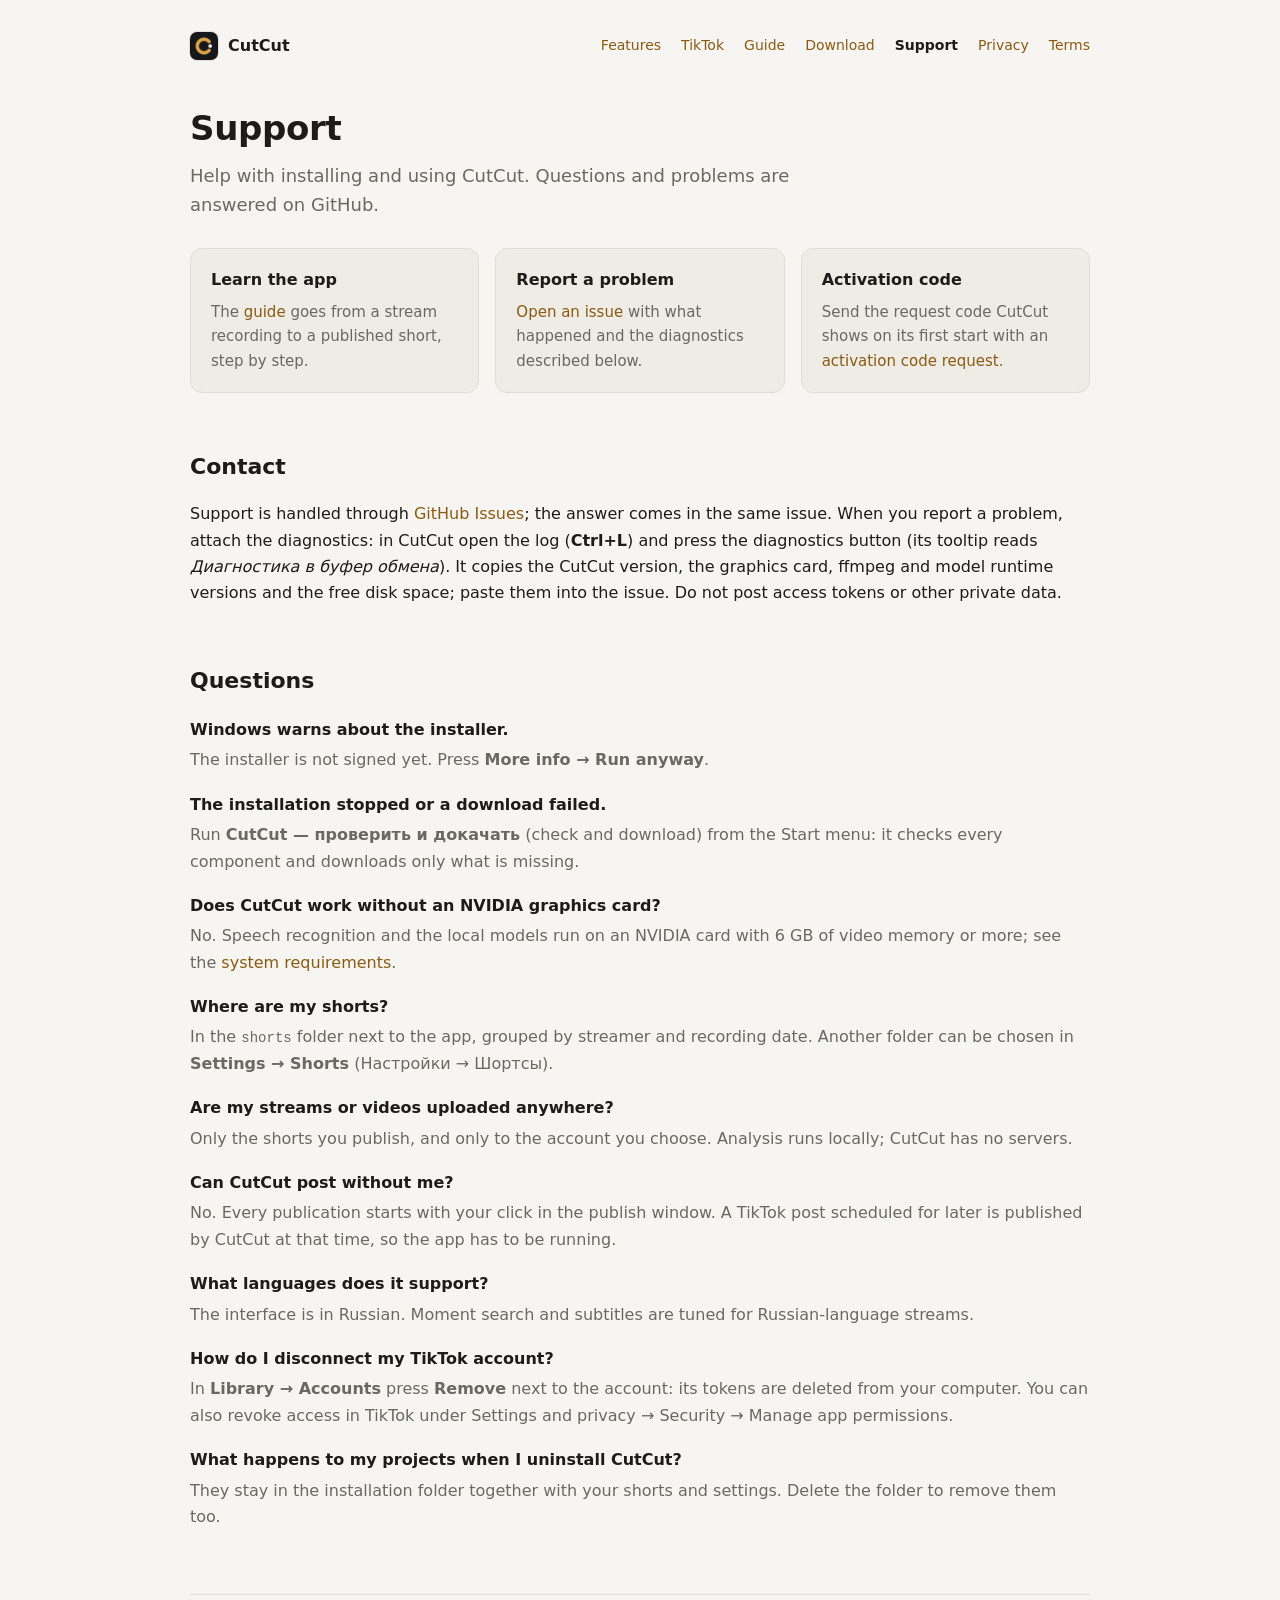
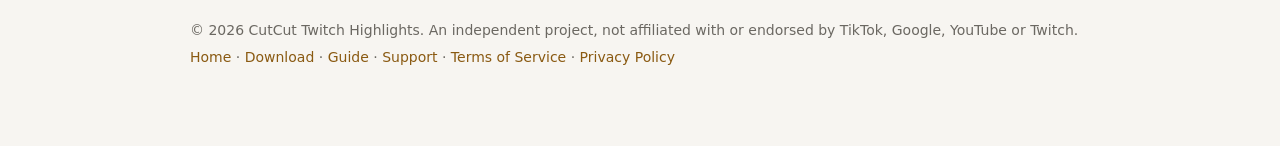
<file: support.html>
<!doctype html>
<html lang="en">
<head>
<meta charset="utf-8">
<meta name="viewport" content="width=device-width, initial-scale=1">
<title>Support — CutCut Twitch Highlights</title>
<meta name="description" content="Support for CutCut Twitch Highlights: how to report a problem, get an activation code, and answers to common questions.">
<link rel="icon" type="image/png" href="icon.png">
<link rel="apple-touch-icon" href="icon.png">
<link rel="stylesheet" href="style.css">
</head>
<body>
<main>
<nav>
  <a class="brand" href="./"><img src="icon.png" alt="" width="28" height="28">CutCut</a>
  <a href="./#features">Features</a><a href="./#tiktok">TikTok</a><a href="guide.html">Guide</a><a href="download.html">Download</a><a href="support.html" aria-current="page">Support</a><a href="privacy.html">Privacy</a><a href="terms.html">Terms</a>
</nav>

<h1>Support</h1>
<p class="lead">Help with installing and using CutCut. Questions and problems are answered on GitHub.</p>

<div class="grid">
  <section>
    <h3>Learn the app</h3>
    <p>The <a href="guide.html">guide</a> goes from a stream recording to a published short, step by step.</p>
  </section>
  <section>
    <h3>Report a problem</h3>
    <p><a href="https://github.com/H0oxy/cutcut/issues/new">Open an issue</a> with what happened and the diagnostics
      described below.</p>
  </section>
  <section>
    <h3>Activation code</h3>
    <p>Send the request code CutCut shows on its first start with an
      <a href="https://github.com/H0oxy/cutcut/issues/new?title=Activation%20code%20request">activation code request</a>.</p>
  </section>
</div>

<h2 id="contact">Contact</h2>
<p>Support is handled through <a href="https://github.com/H0oxy/cutcut/issues">GitHub Issues</a>; the answer comes in the
  same issue. When you report a problem, attach the diagnostics: in CutCut open the log (<b>Ctrl+L</b>) and press the
  diagnostics button (its tooltip reads <i>Диагностика в буфер обмена</i>). It copies the CutCut version, the graphics
  card, ffmpeg and model runtime versions and the free disk space; paste them into the issue. Do not post access tokens
  or other private data.</p>

<h2 id="faq">Questions</h2>
<dl class="faq">
  <dt>Windows warns about the installer.</dt>
  <dd>The installer is not signed yet. Press <b>More info → Run anyway</b>.</dd>
  <dt>The installation stopped or a download failed.</dt>
  <dd>Run <b>CutCut — проверить и докачать</b> (check and download) from the Start menu: it checks every component and
    downloads only what is missing.</dd>
  <dt>Does CutCut work without an NVIDIA graphics card?</dt>
  <dd>No. Speech recognition and the local models run on an NVIDIA card with 6 GB of video memory or more; see the
    <a href="download.html#requirements">system requirements</a>.</dd>
  <dt>Where are my shorts?</dt>
  <dd>In the <code>shorts</code> folder next to the app, grouped by streamer and recording date. Another folder can be
    chosen in <b>Settings → Shorts</b> (Настройки → Шортсы).</dd>
  <dt>Are my streams or videos uploaded anywhere?</dt>
  <dd>Only the shorts you publish, and only to the account you choose. Analysis runs locally; CutCut has no servers.</dd>
  <dt>Can CutCut post without me?</dt>
  <dd>No. Every publication starts with your click in the publish window. A TikTok post scheduled for later is published
    by CutCut at that time, so the app has to be running.</dd>
  <dt>What languages does it support?</dt>
  <dd>The interface is in Russian. Moment search and subtitles are tuned for Russian-language streams.</dd>
  <dt>How do I disconnect my TikTok account?</dt>
  <dd>In <b>Library → Accounts</b> press <b>Remove</b> next to the account: its tokens are deleted from your computer. You can
    also revoke access in TikTok under Settings and privacy → Security → Manage app permissions.</dd>
  <dt>What happens to my projects when I uninstall CutCut?</dt>
  <dd>They stay in the installation folder together with your shorts and settings. Delete the folder to remove them too.</dd>
</dl>

<footer>
  <p>© 2026 CutCut Twitch Highlights. An independent project, not affiliated with or endorsed by TikTok, Google, YouTube or Twitch.</p>
  <p><a href="./">Home</a> · <a href="download.html">Download</a> · <a href="guide.html">Guide</a> · <a href="support.html">Support</a> ·
    <a href="terms.html">Terms of Service</a> · <a href="privacy.html">Privacy Policy</a></p>
</footer>
</main>
</body>
</html>
</file>
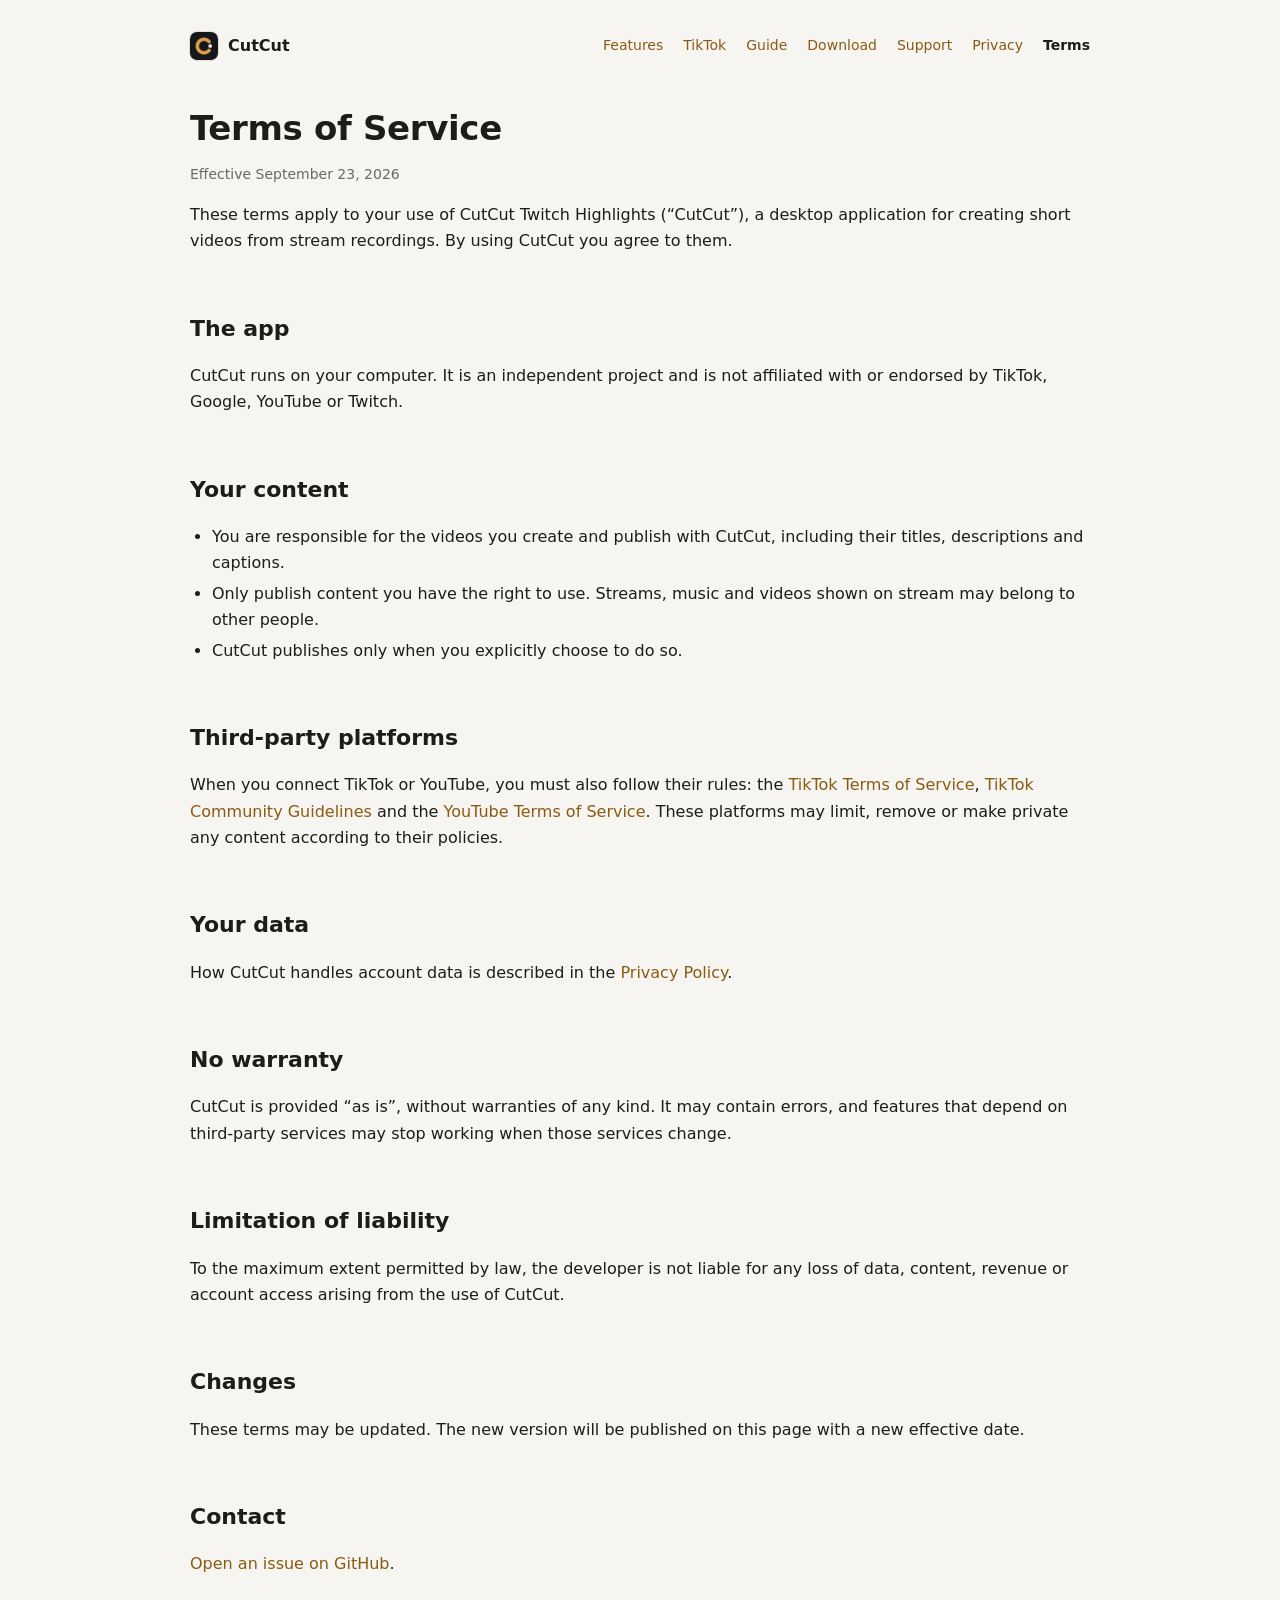
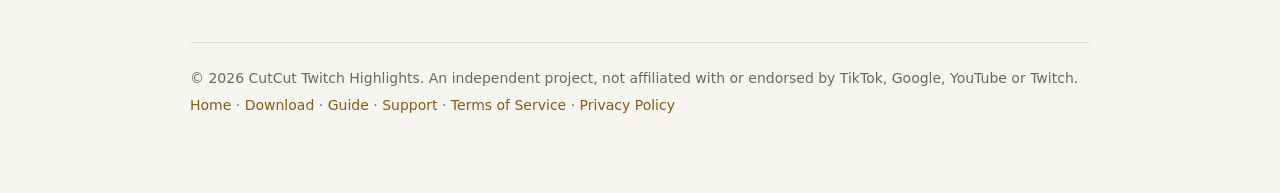
<file: terms.html>
<!doctype html>
<html lang="en">
<head>
<meta charset="utf-8">
<meta name="viewport" content="width=device-width, initial-scale=1">
<title>Terms of Service — CutCut Twitch Highlights</title>
<link rel="icon" type="image/png" href="icon.png">
<link rel="apple-touch-icon" href="icon.png">
<link rel="stylesheet" href="style.css">
</head>
<body>
<main>
<nav>
  <a class="brand" href="./"><img src="icon.png" alt="" width="28" height="28">CutCut</a>
  <a href="./#features">Features</a><a href="./#tiktok">TikTok</a><a href="guide.html">Guide</a><a href="download.html">Download</a><a href="support.html">Support</a><a href="privacy.html">Privacy</a><a href="terms.html" aria-current="page">Terms</a>
</nav>

<h1>Terms of Service</h1>
<p class="date">Effective September 23, 2026</p>

<p>These terms apply to your use of CutCut Twitch Highlights (“CutCut”), a desktop application for creating short videos from stream recordings.
By using CutCut you agree to them.</p>

<h2>The app</h2>
<p>CutCut runs on your computer. It is an independent project and is not affiliated with
or endorsed by TikTok, Google, YouTube or Twitch.</p>

<h2>Your content</h2>
<ul>
  <li>You are responsible for the videos you create and publish with CutCut, including their titles, descriptions and captions.</li>
  <li>Only publish content you have the right to use. Streams, music and videos shown on stream may belong to other people.</li>
  <li>CutCut publishes only when you explicitly choose to do so.</li>
</ul>

<h2>Third-party platforms</h2>
<p>When you connect TikTok or YouTube, you must also follow their rules: the
<a href="https://www.tiktok.com/legal/terms-of-service">TikTok Terms of Service</a>,
<a href="https://www.tiktok.com/community-guidelines">TikTok Community Guidelines</a> and the
<a href="https://www.youtube.com/t/terms">YouTube Terms of Service</a>.
These platforms may limit, remove or make private any content according to their policies.</p>

<h2>Your data</h2>
<p>How CutCut handles account data is described in the <a href="privacy.html">Privacy Policy</a>.</p>

<h2>No warranty</h2>
<p>CutCut is provided “as is”, without warranties of any kind. It may contain errors, and features that depend on
third-party services may stop working when those services change.</p>

<h2>Limitation of liability</h2>
<p>To the maximum extent permitted by law, the developer is not liable for any loss of data, content, revenue or account access
arising from the use of CutCut.</p>

<h2>Changes</h2>
<p>These terms may be updated. The new version will be published on this page with a new effective date.</p>

<h2>Contact</h2>
<p><a href="https://github.com/H0oxy/cutcut/issues">Open an issue on GitHub</a>.</p>

<footer>
  <p>© 2026 CutCut Twitch Highlights. An independent project, not affiliated with or endorsed by TikTok, Google, YouTube or Twitch.</p>
  <p><a href="./">Home</a> · <a href="download.html">Download</a> · <a href="guide.html">Guide</a> · <a href="support.html">Support</a> ·
    <a href="terms.html">Terms of Service</a> · <a href="privacy.html">Privacy Policy</a></p>
</footer>
</main>
</body>
</html>
</file>
<file: style.css>
:root {
  --bg: #f7f5f1; --text: #1d1c1a; --dim: #6b6862; --line: #e2ded6; --card: #efece6; --accent: #8a5a12; --on-accent: #fff;
  color-scheme: light dark;
}
@media (prefers-color-scheme: dark) {
  :root { --bg: #111214; --text: #ece9e4; --dim: #9a968f; --line: #2a2b2e; --card: #18191c; --accent: #dfa449; --on-accent: #17181b; }
}
body {
  margin: 0; padding-block: 32px 72px; padding-inline: 16px;
  background: var(--bg); color: var(--text);
  font: 16px/1.65 "Segoe UI", system-ui, -apple-system, sans-serif;
}
main { max-width: 900px; margin: 0 auto; }
nav { display: flex; align-items: center; gap: 20px; flex-wrap: wrap; margin-bottom: 48px; font-size: 14px; }
nav .brand { display: flex; align-items: center; gap: 10px; font-weight: 600; font-size: 16px; color: var(--text); margin-right: auto; }
nav .brand img { border-radius: 7px; box-shadow: 0 0 0 1px var(--line); }
nav a[aria-current="page"] { color: var(--text); font-weight: 600; }
a { color: var(--accent); text-decoration: none; }
a:hover { text-decoration: underline; }
h1 { font-size: 34px; line-height: 1.2; margin: 0 0 12px; letter-spacing: -0.01em; }
h2 { font-size: 22px; margin: 56px 0 12px; scroll-margin-top: 16px; }
h3 { font-size: 16px; margin: 0 0 6px; }
p, li { color: var(--text); }
ul, ol { padding-left: 22px; }
li { margin: 4px 0; }
.lead { font-size: 18px; color: var(--dim); margin: 0 0 8px; max-width: 680px; }
.date { color: var(--dim); font-size: 14px; }
code { font-size: 14px; }

.hero { text-align: center; margin-bottom: 32px; }
.hero .lead { margin: 0 auto 8px; }
.hero-icon { border-radius: 20px; display: block; margin: 0 auto 20px; box-shadow: 0 0 0 1px var(--line), 0 8px 24px rgba(0, 0, 0, .25); }
.actions { display: flex; gap: 12px; flex-wrap: wrap; justify-content: center; margin-top: 24px; }
.grid .actions { justify-content: flex-start; }
.btn { display: inline-block; padding: 10px 18px; border-radius: 10px; border: 1px solid var(--line); color: var(--text); font-weight: 600; font-size: 15px; }
.btn:hover { text-decoration: none; border-color: var(--dim); }
.btn.primary { background: var(--accent); border-color: var(--accent); color: var(--on-accent); }
.btn.primary:hover { filter: brightness(1.08); }

.shot { margin: 24px 0; }
.shot img { display: block; width: 100%; height: auto; border-radius: 12px; border: 1px solid var(--line); }
.shot figcaption { color: var(--dim); font-size: 14px; margin-top: 8px; }

.grid { display: grid; grid-template-columns: repeat(auto-fit, minmax(260px, 1fr)); gap: 16px; }
.lead + .grid { margin-top: 28px; }
.grid section { background: var(--card); border: 1px solid var(--line); border-radius: 12px; padding: 18px 20px; }
.grid section p { margin: 0; color: var(--dim); font-size: 15px; }
.grid section p + p { margin-top: 8px; }
.grid section ul { margin: 0; color: var(--dim); font-size: 15px; }

.legend { margin: 16px 0; border: 1px solid var(--line); border-radius: 12px; padding: 12px 18px; }
.legend summary { cursor: pointer; font-weight: 600; }
.legend table { border-collapse: collapse; margin-top: 10px; font-size: 14px; width: 100%; }
.legend td { padding: 6px 12px 6px 0; border-top: 1px solid var(--line); vertical-align: top; }
.legend td:first-child { color: var(--dim); width: 50%; }

.faq dt { font-weight: 600; margin-top: 18px; }
.faq dd { margin: 4px 0 0; color: var(--dim); }
.toc { columns: 2; column-gap: 32px; }

footer { margin-top: 64px; padding-top: 20px; border-top: 1px solid var(--line); color: var(--dim); font-size: 14px; }
footer p { color: var(--dim); margin: 4px 0; }
</file>
